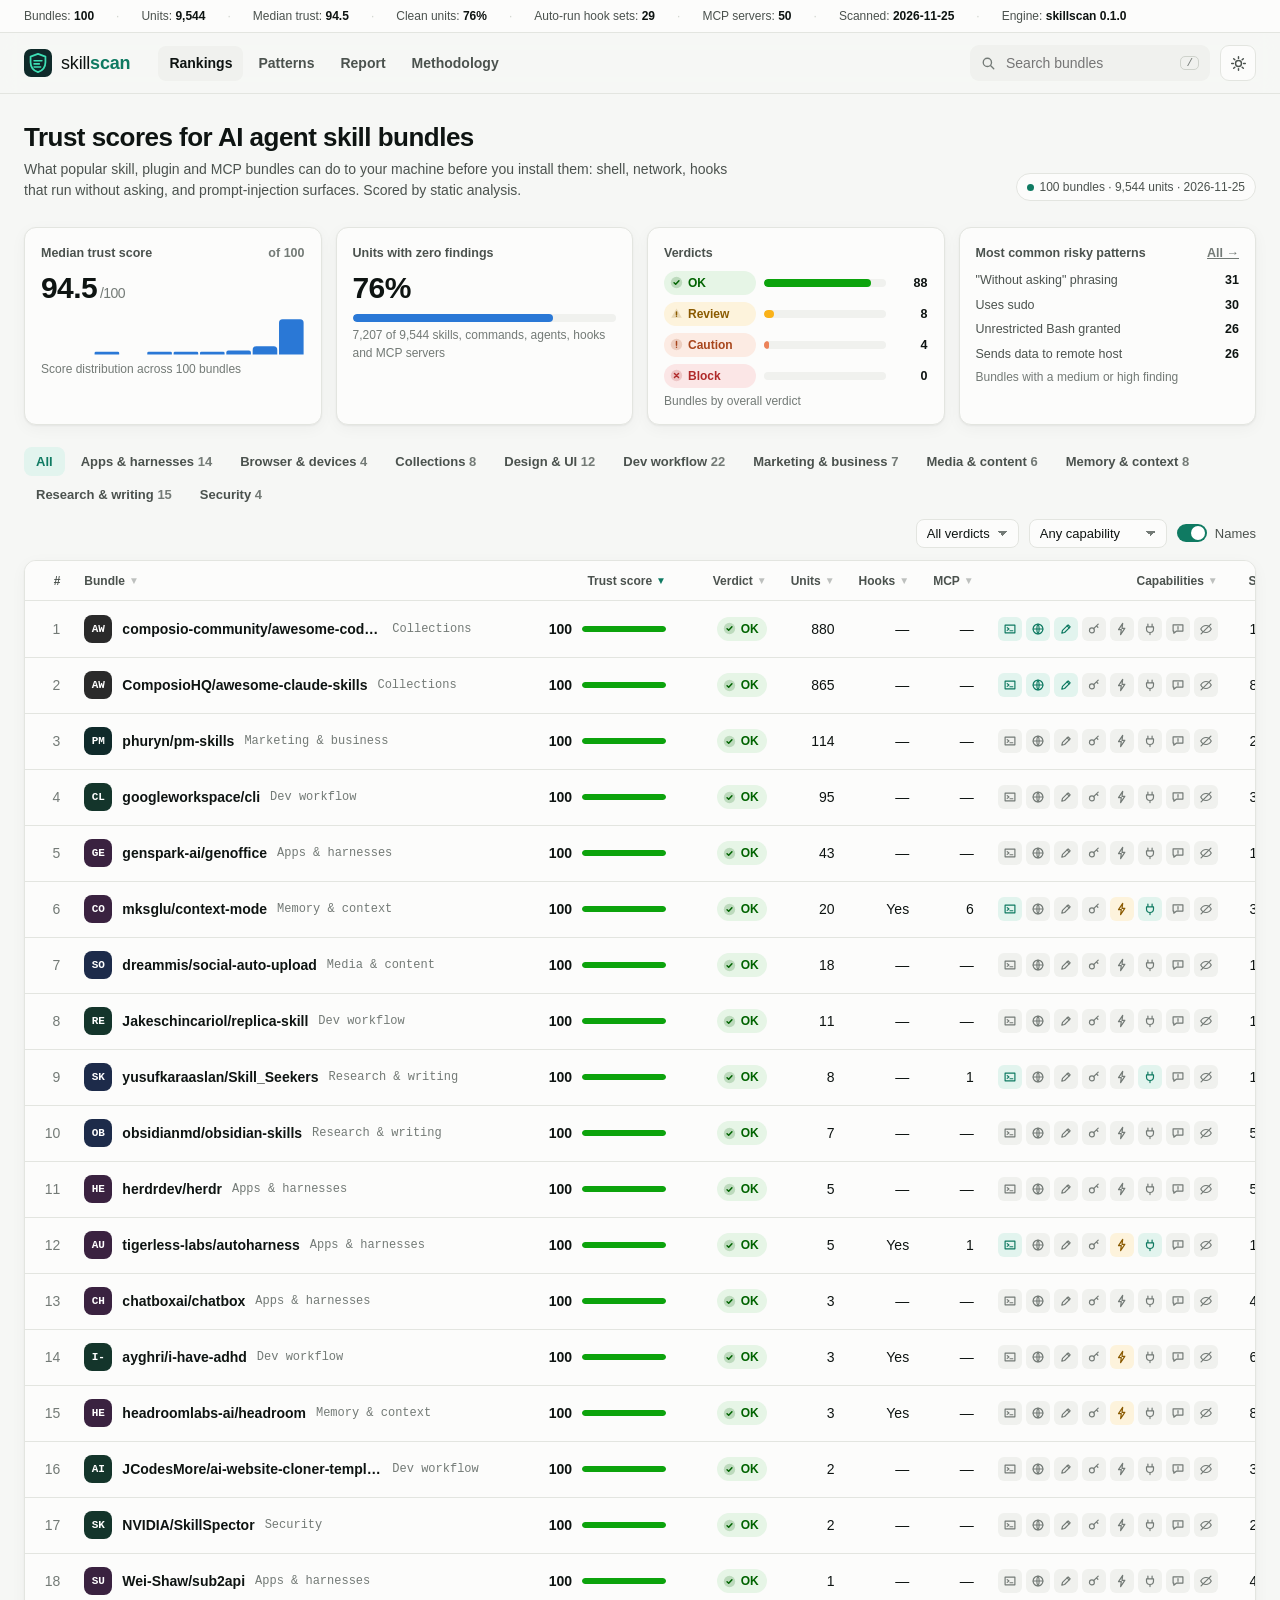
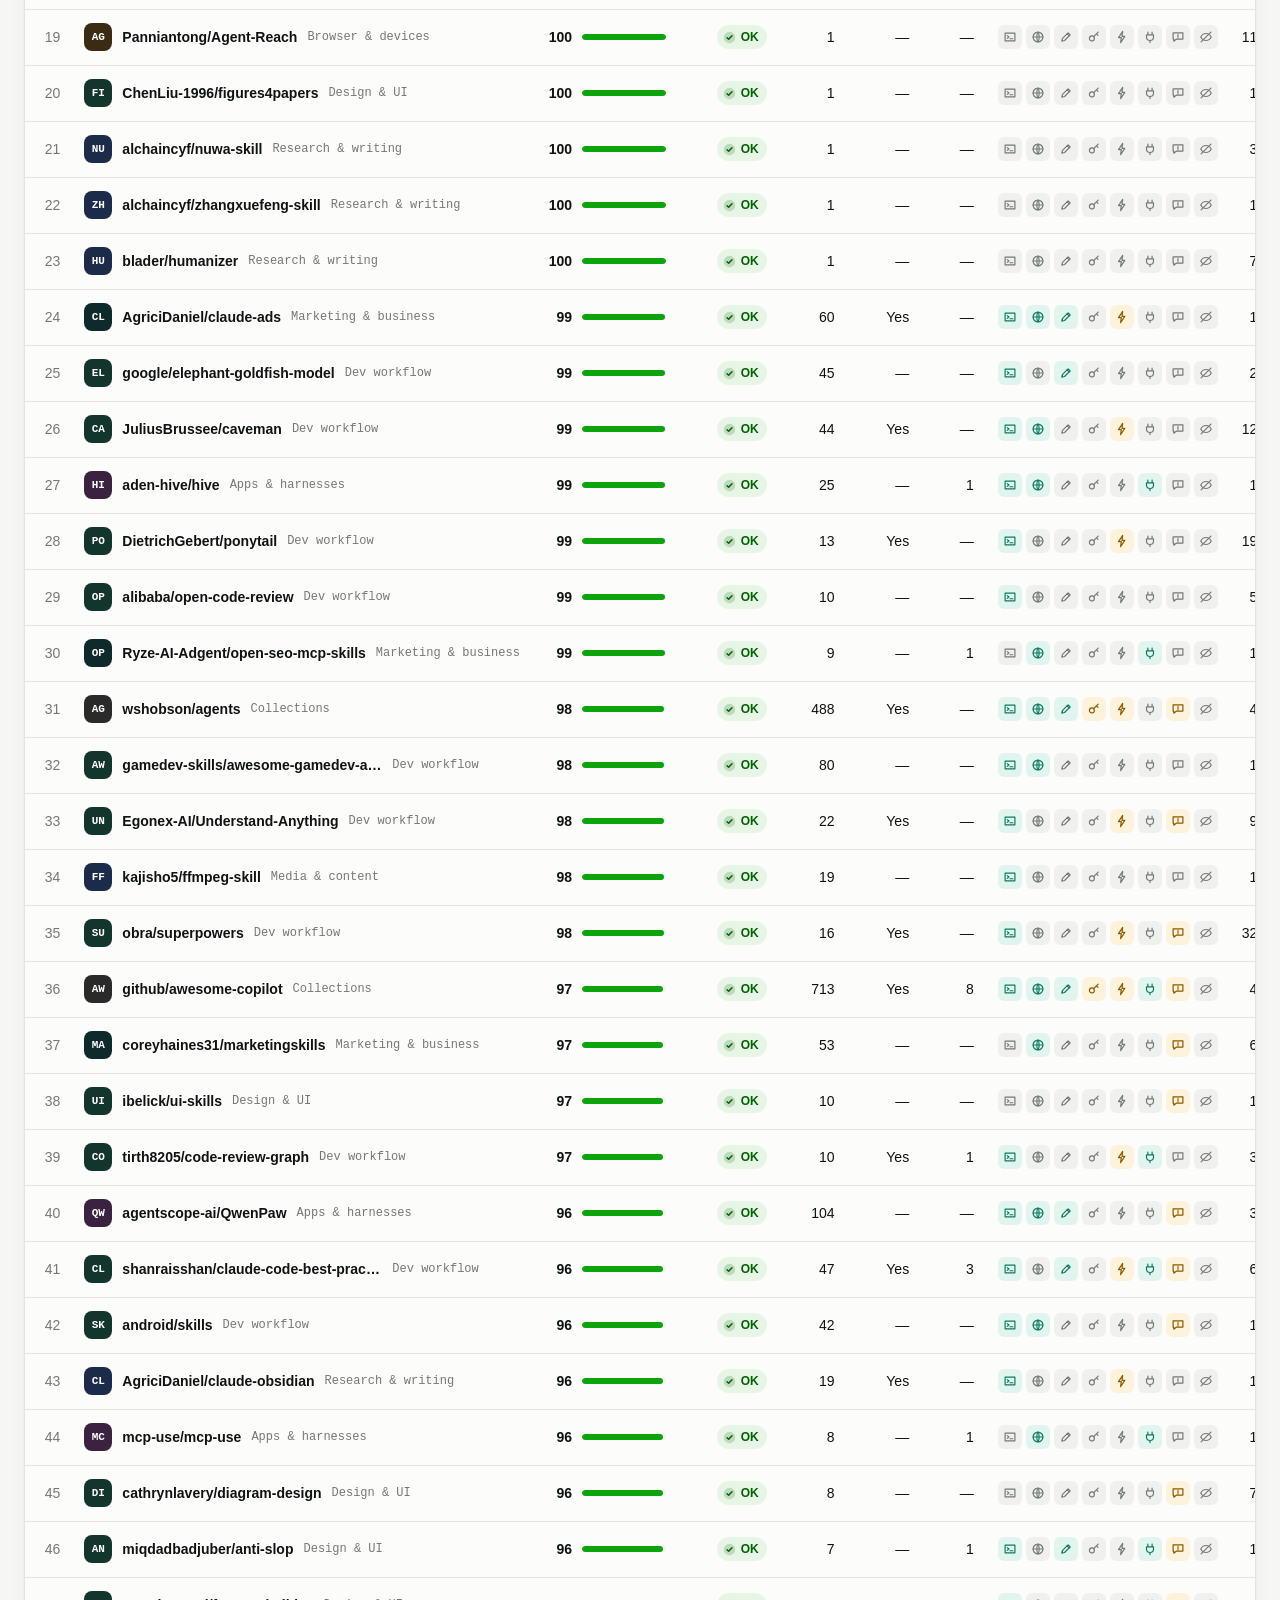
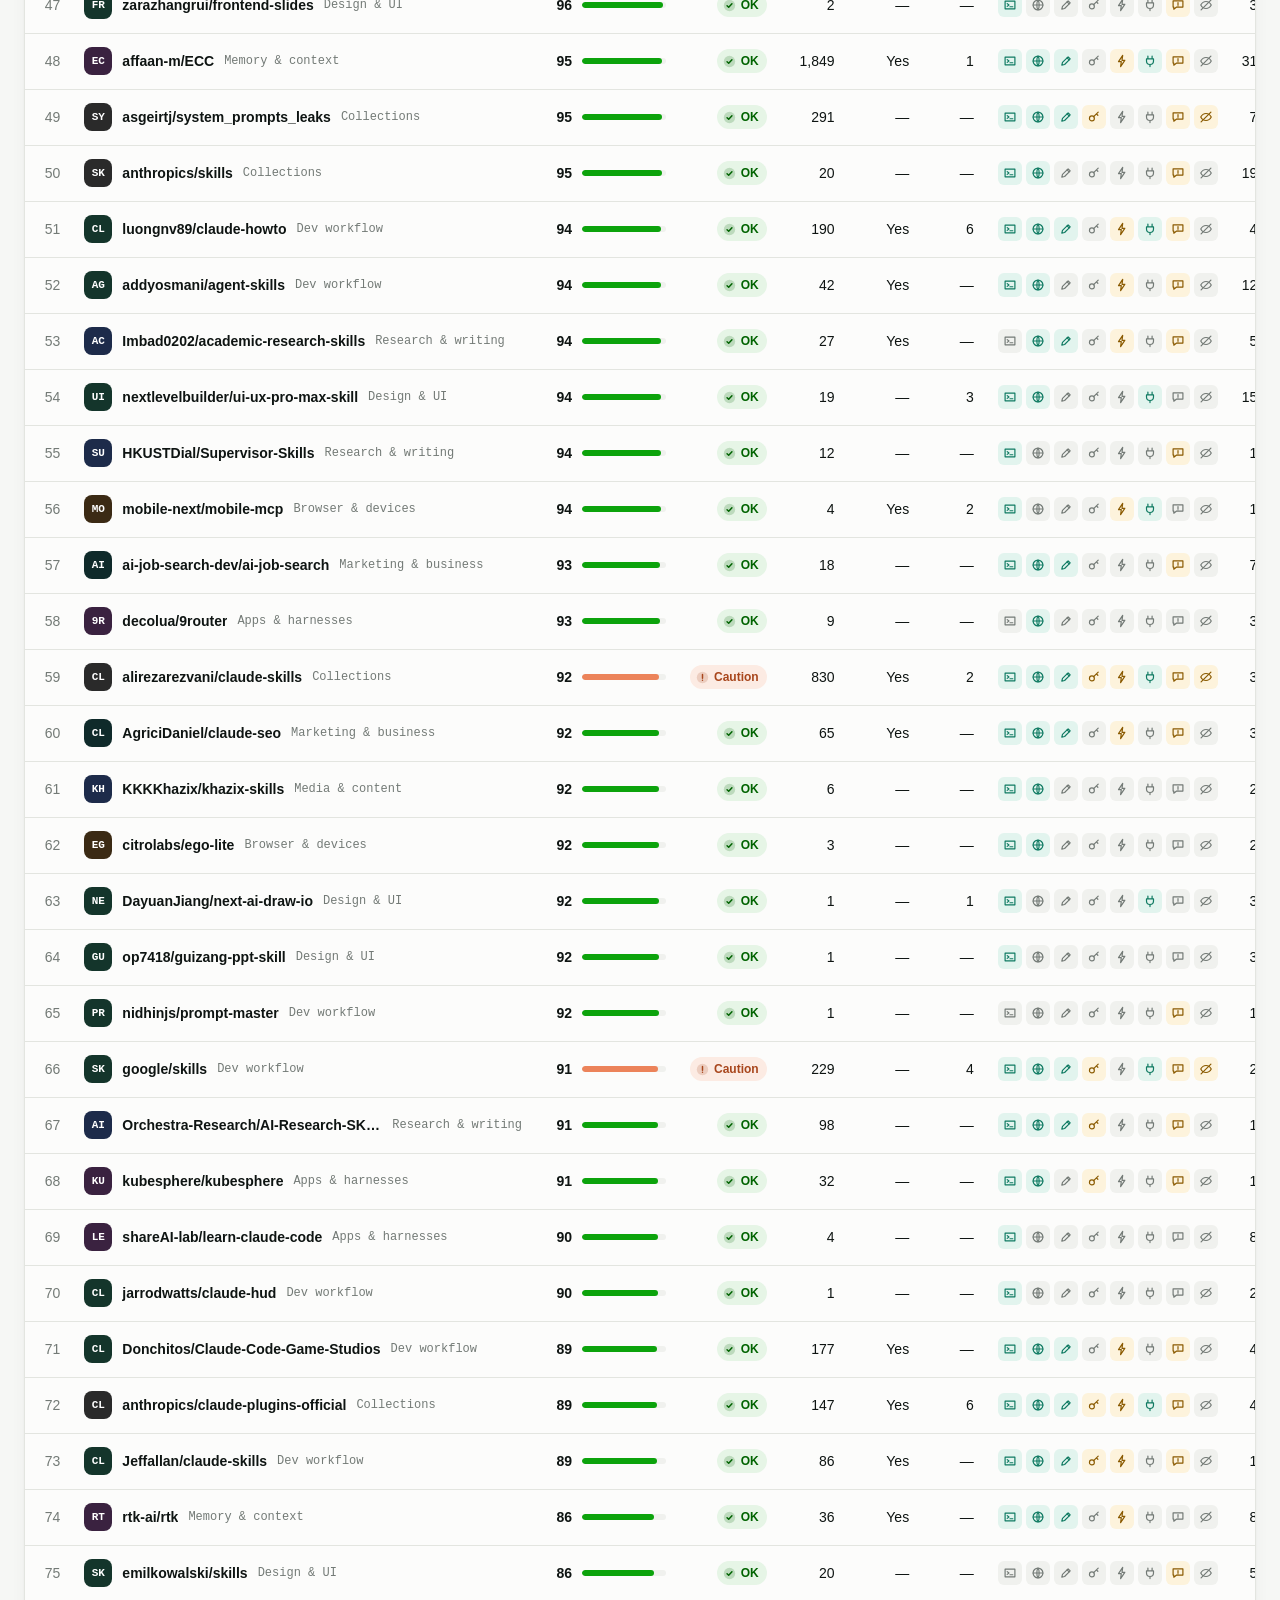
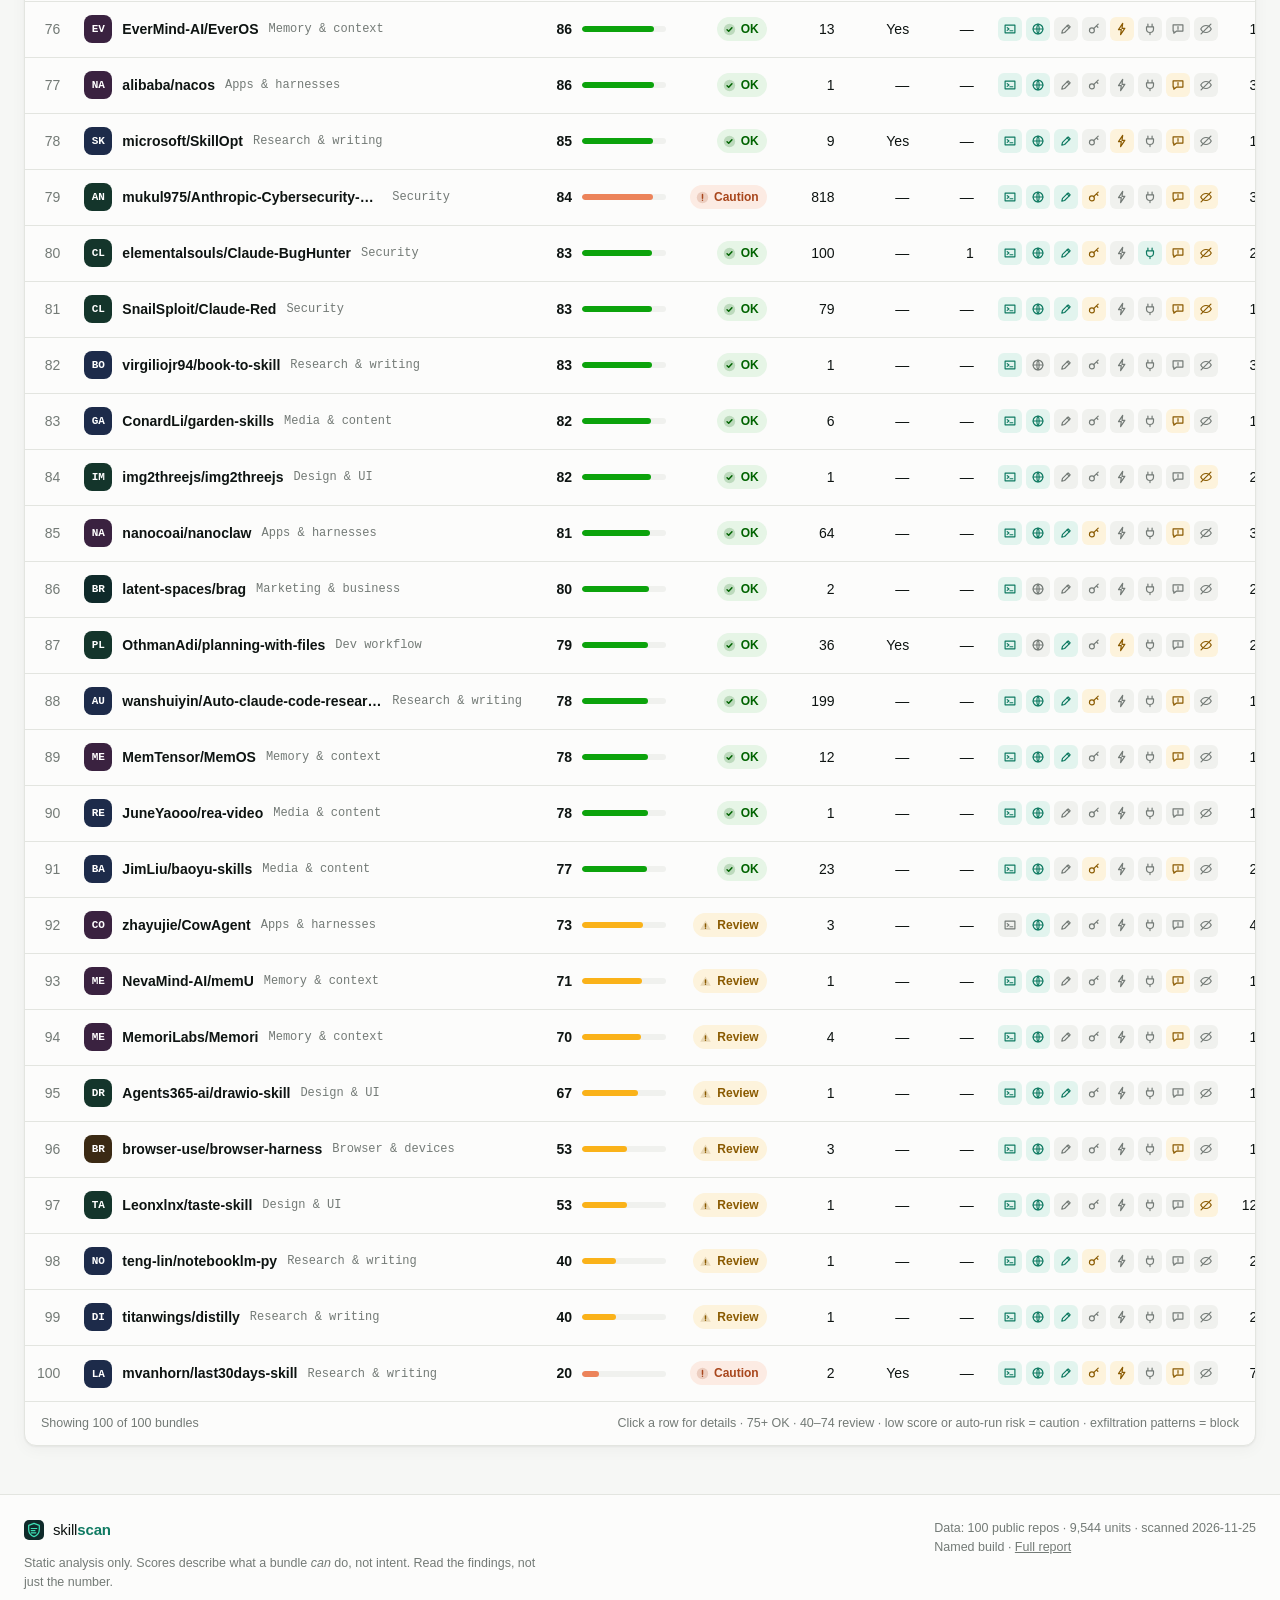
<file: site/index.html>
<!doctype html>
<html lang="en">
<head>
<meta charset="utf-8">
<meta name="viewport" content="width=device-width, initial-scale=1">
<title>skillscan · Trust scores for AI agent skills</title>
<meta name="description" content="Static trust scores for popular AI agent skill bundles, plugins and MCP servers: what they can do to your machine before you install them.">
<link rel="icon" href="assets/logo.svg" type="image/svg+xml">
<link rel="stylesheet" href="assets/style.css?v=10">
<script>
  // Apply saved theme before paint.
  try { const t = localStorage.getItem("ss-theme"); if (t) document.documentElement.dataset.theme = t; } catch (e) {}
</script>
</head>
<body>
<a class="skip" href="#main">Skip to content</a>

<div class="ticker" role="region" aria-label="Index summary">
  <div class="wrap ticker-row" id="ticker"></div>
</div>

<header class="topbar">
  <div class="wrap topbar-row">
    <a class="brand" href="#/" aria-label="skillscan home">
      <img src="assets/logo.svg" alt="" width="28" height="28">
      <span>skill<b>scan</b></span>
    </a>
    <nav class="nav" aria-label="Main">
      <a href="#/" data-nav="rankings">Rankings</a>
      <a href="#/patterns" data-nav="patterns">Patterns</a>
      <a href="report.html">Report</a>
      <a href="#/about" data-nav="about">Methodology</a>
    </nav>
    <div class="top-actions">
      <label class="search" aria-label="Search bundles">
        <svg viewBox="0 0 20 20" aria-hidden="true"><circle cx="8.5" cy="8.5" r="5.5"/><path d="M13 13l4 4"/></svg>
        <input id="q" type="search" placeholder="Search bundles" autocomplete="off">
        <kbd>/</kbd>
      </label>
      <button class="icon-btn" id="theme" type="button" aria-label="Toggle dark mode">
        <svg class="sun" viewBox="0 0 20 20" aria-hidden="true"><circle cx="10" cy="10" r="3.5"/><path d="M10 2v2M10 16v2M2 10h2M16 10h2M4.3 4.3l1.4 1.4M14.3 14.3l1.4 1.4M4.3 15.7l1.4-1.4M14.3 5.7l1.4-1.4"/></svg>
        <svg class="moon" viewBox="0 0 20 20" aria-hidden="true"><path d="M15.5 12.5A6.5 6.5 0 017.5 4.5a6.5 6.5 0 108 8z"/></svg>
      </button>
    </div>
  </div>
</header>

<main id="main" class="wrap" tabindex="-1">
  <noscript><p class="note">This page needs JavaScript to render the rankings. The full write-up is in <a href="report.html">the report</a>.</p></noscript>
  <div id="view"></div>
</main>

<footer class="footer">
  <div class="wrap footer-row">
    <div>
      <div class="brand small"><img src="assets/logo.svg" alt="" width="20" height="20"><span>skill<b>scan</b></span></div>
      <p class="muted">Static analysis only. Scores describe what a bundle <em>can</em> do, not intent. Read the findings, not just the number.</p>
    </div>
    <div class="muted" id="foot-meta"></div>
  </div>
</footer>

<div class="tooltip" id="tip" role="tooltip" hidden></div>

<script src="data/bundles.js?v=10"></script>
<script src="assets/app.js?v=10"></script>
</body>
</html>
</file>
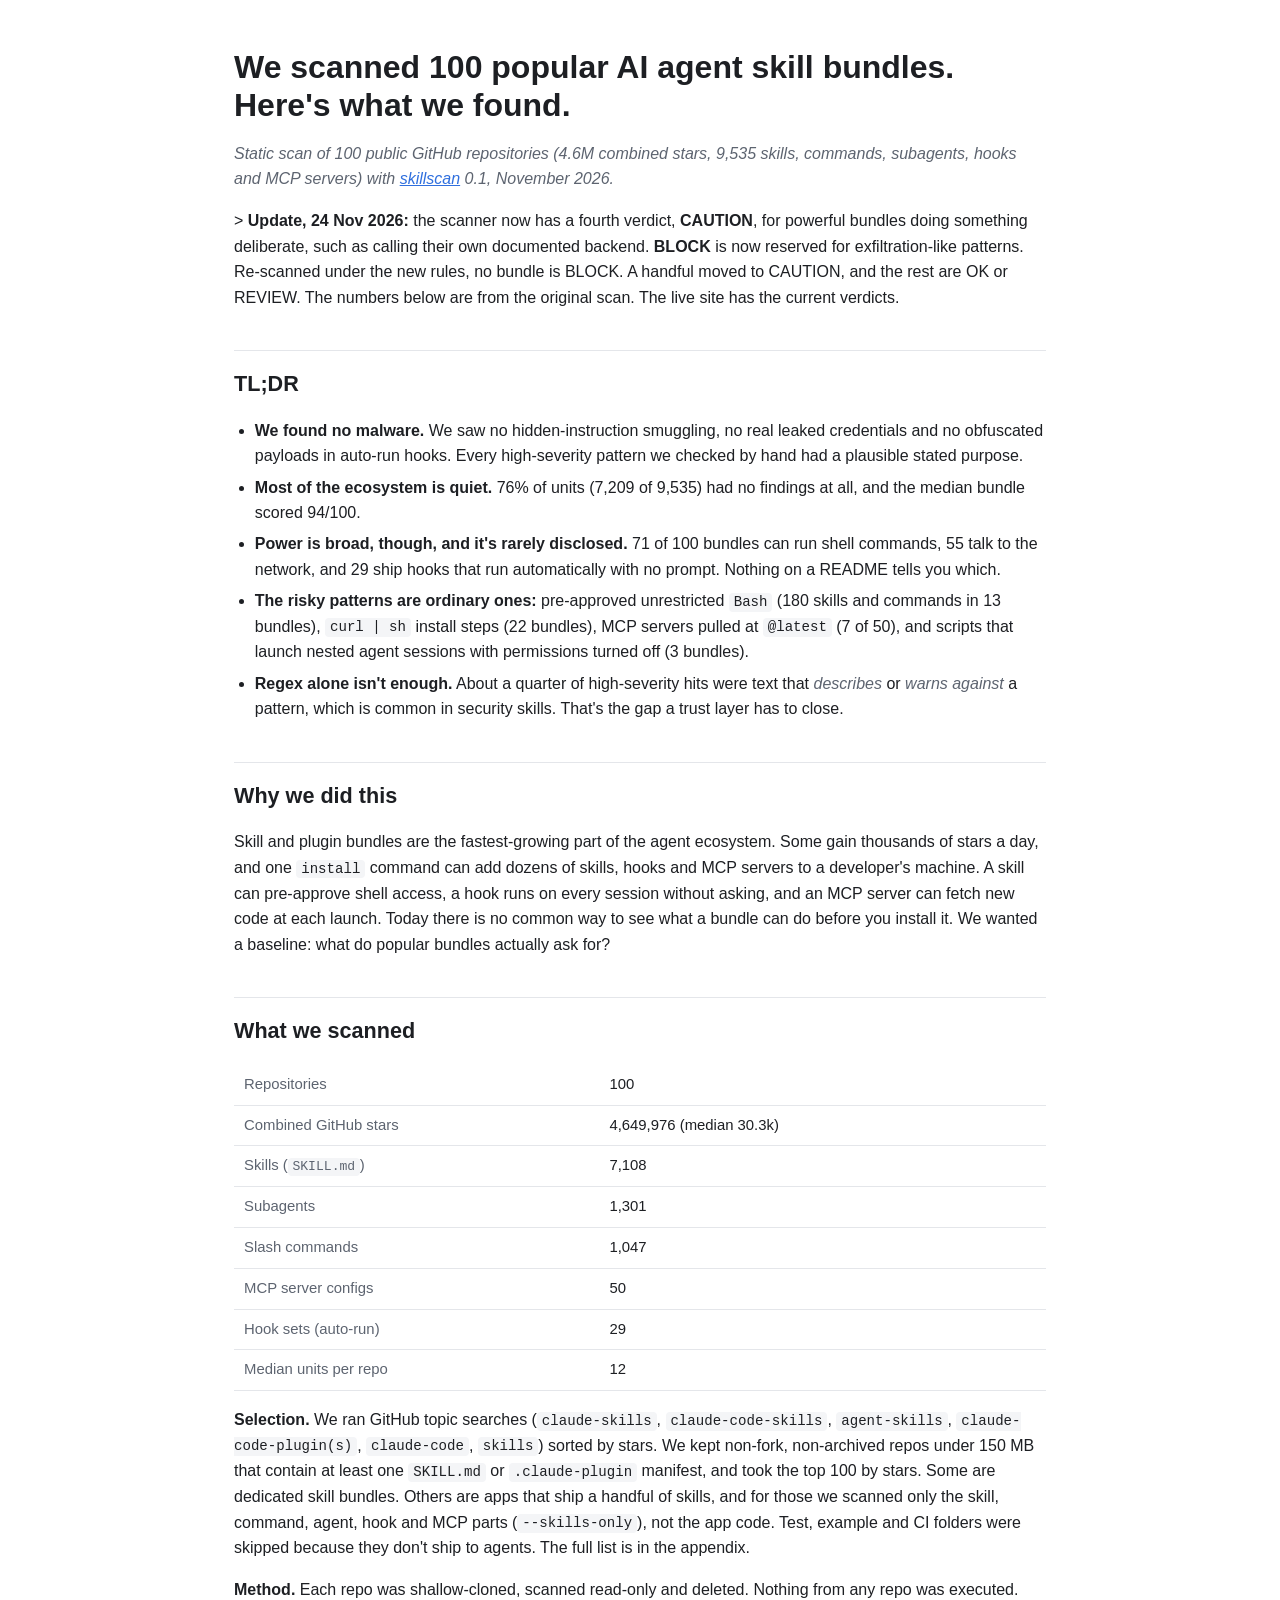
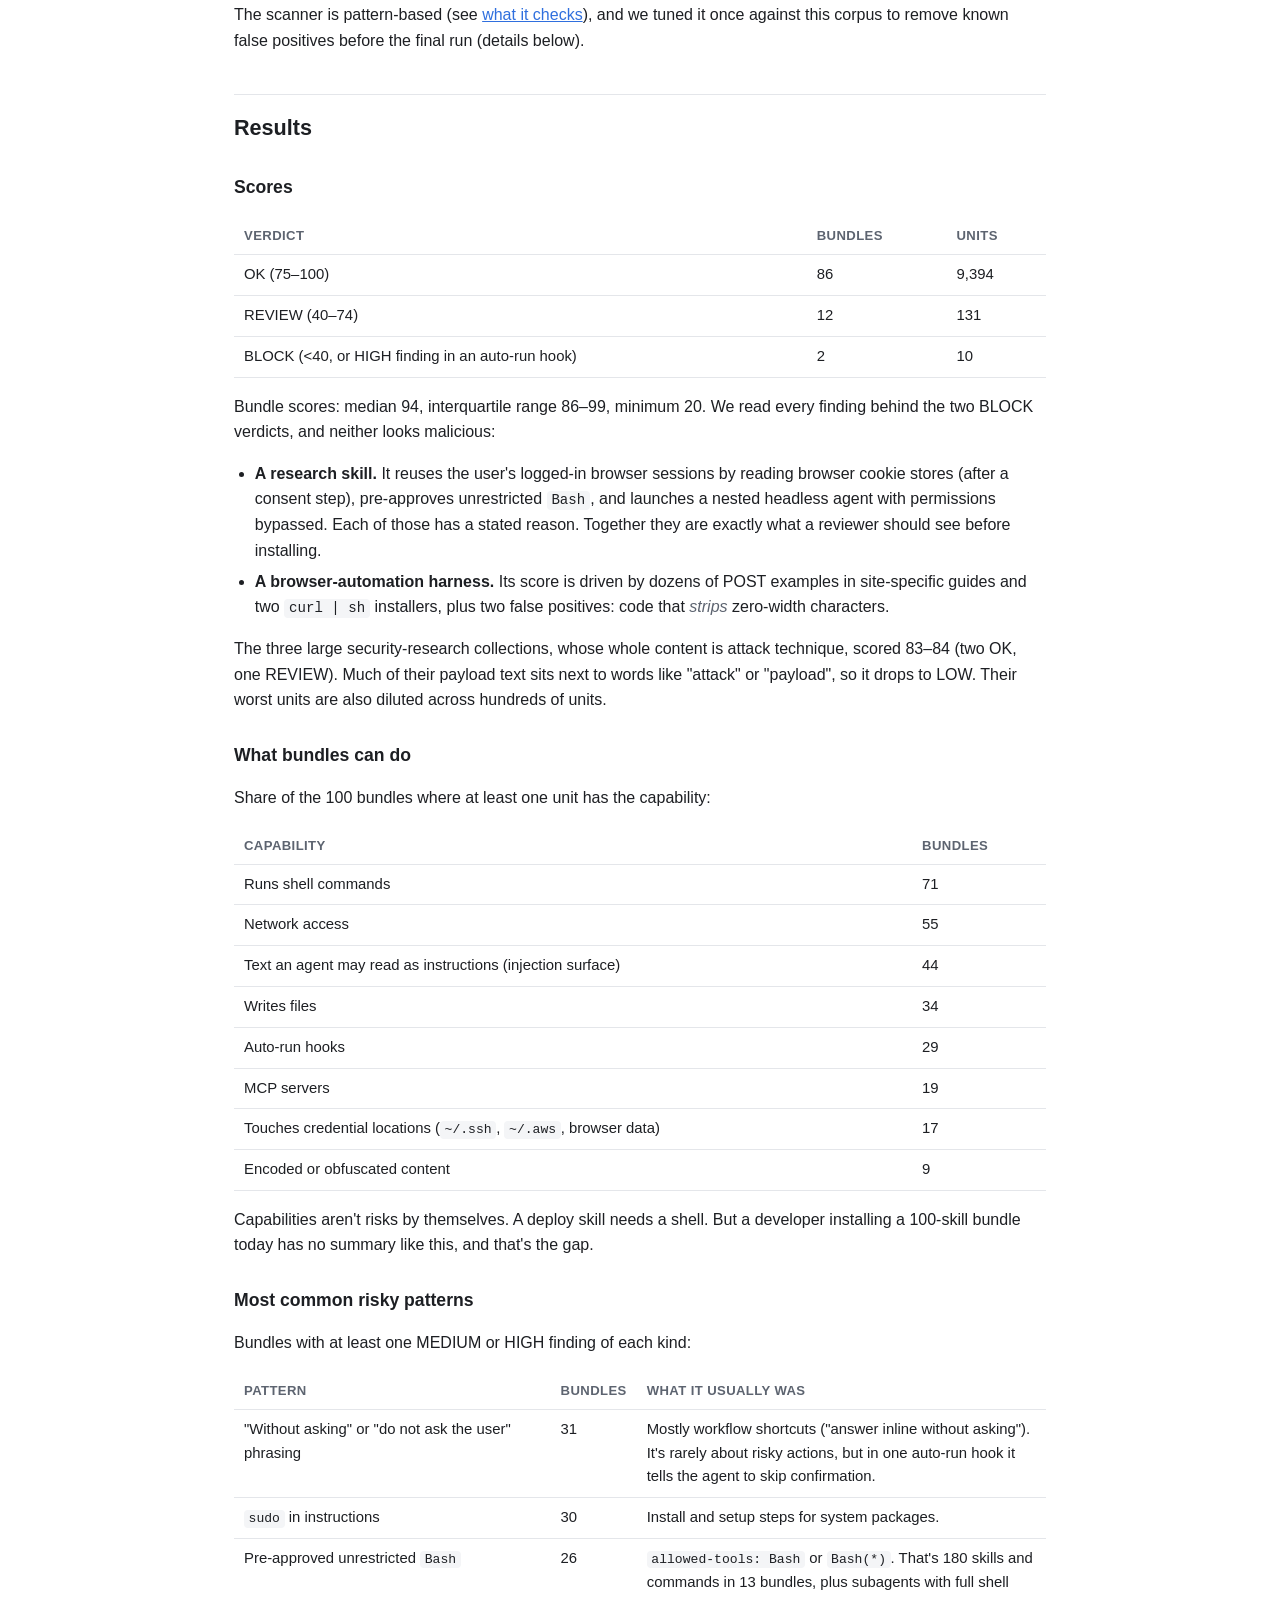
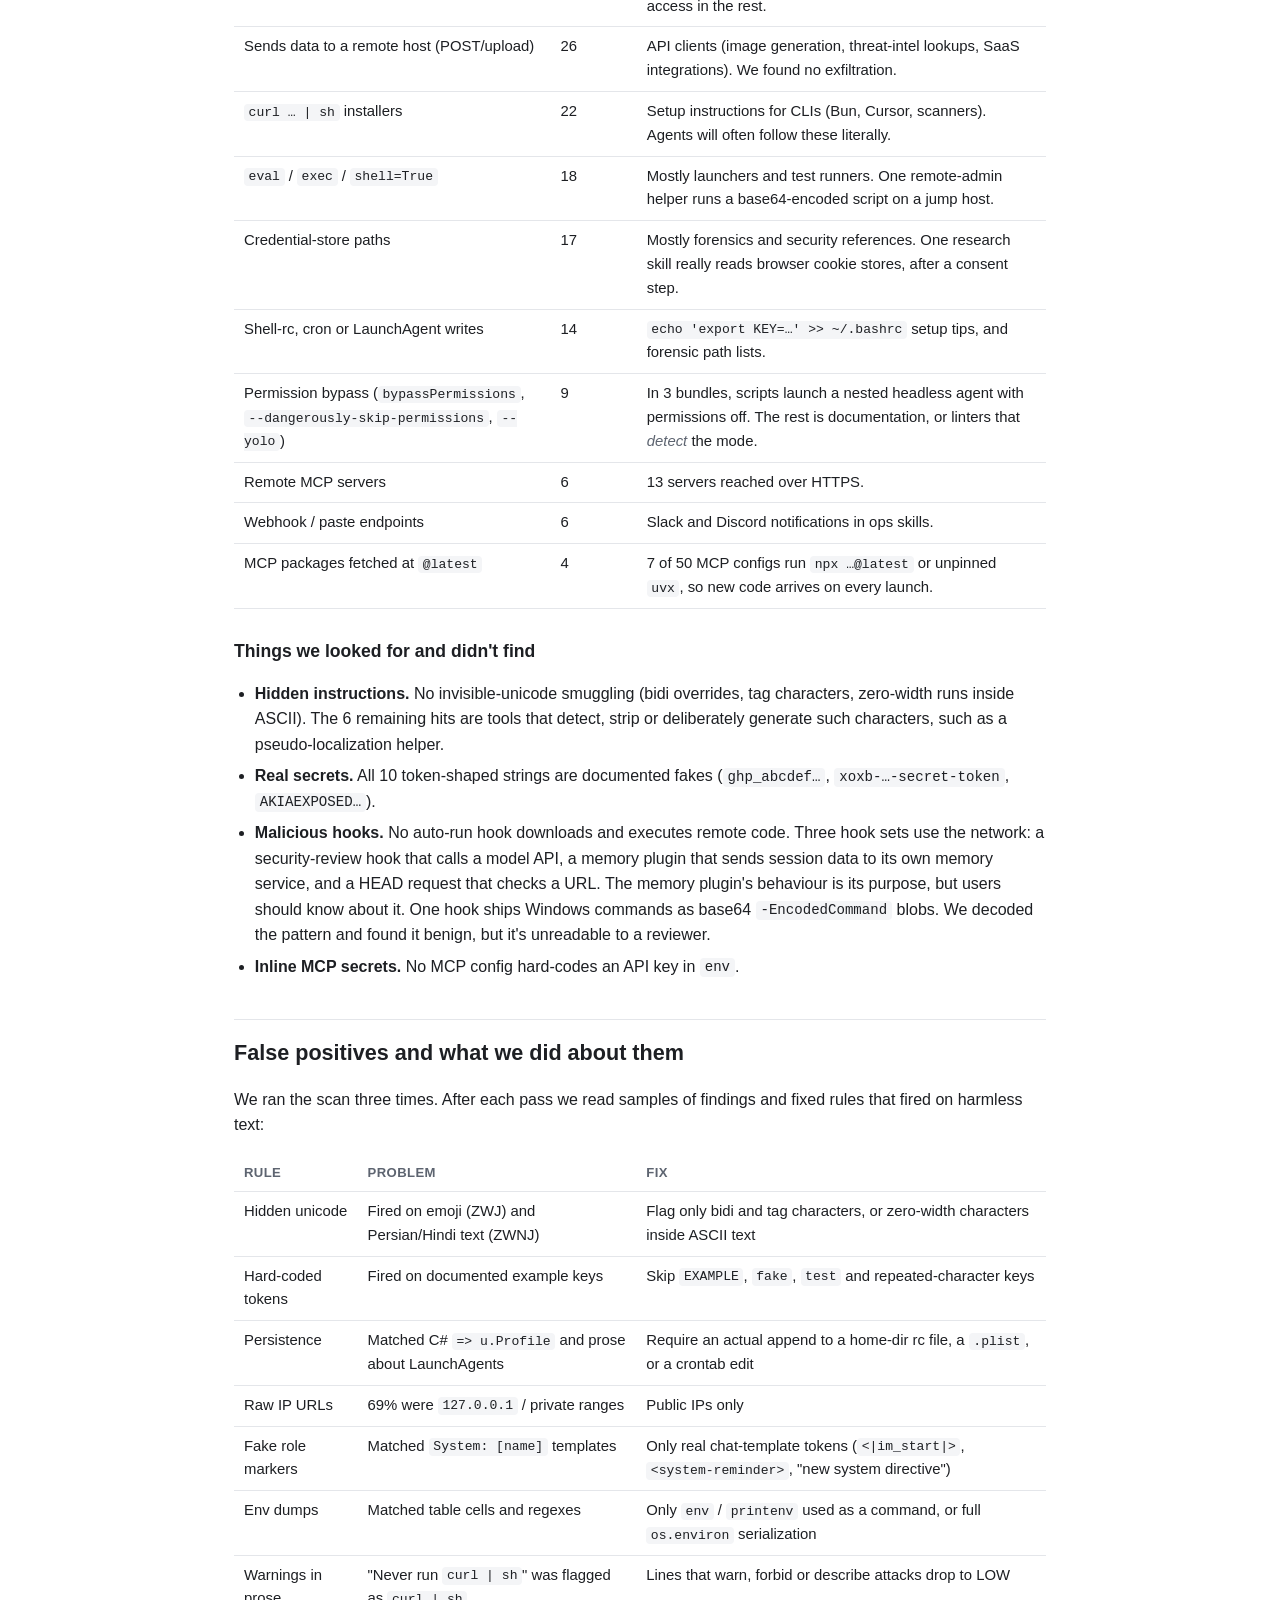
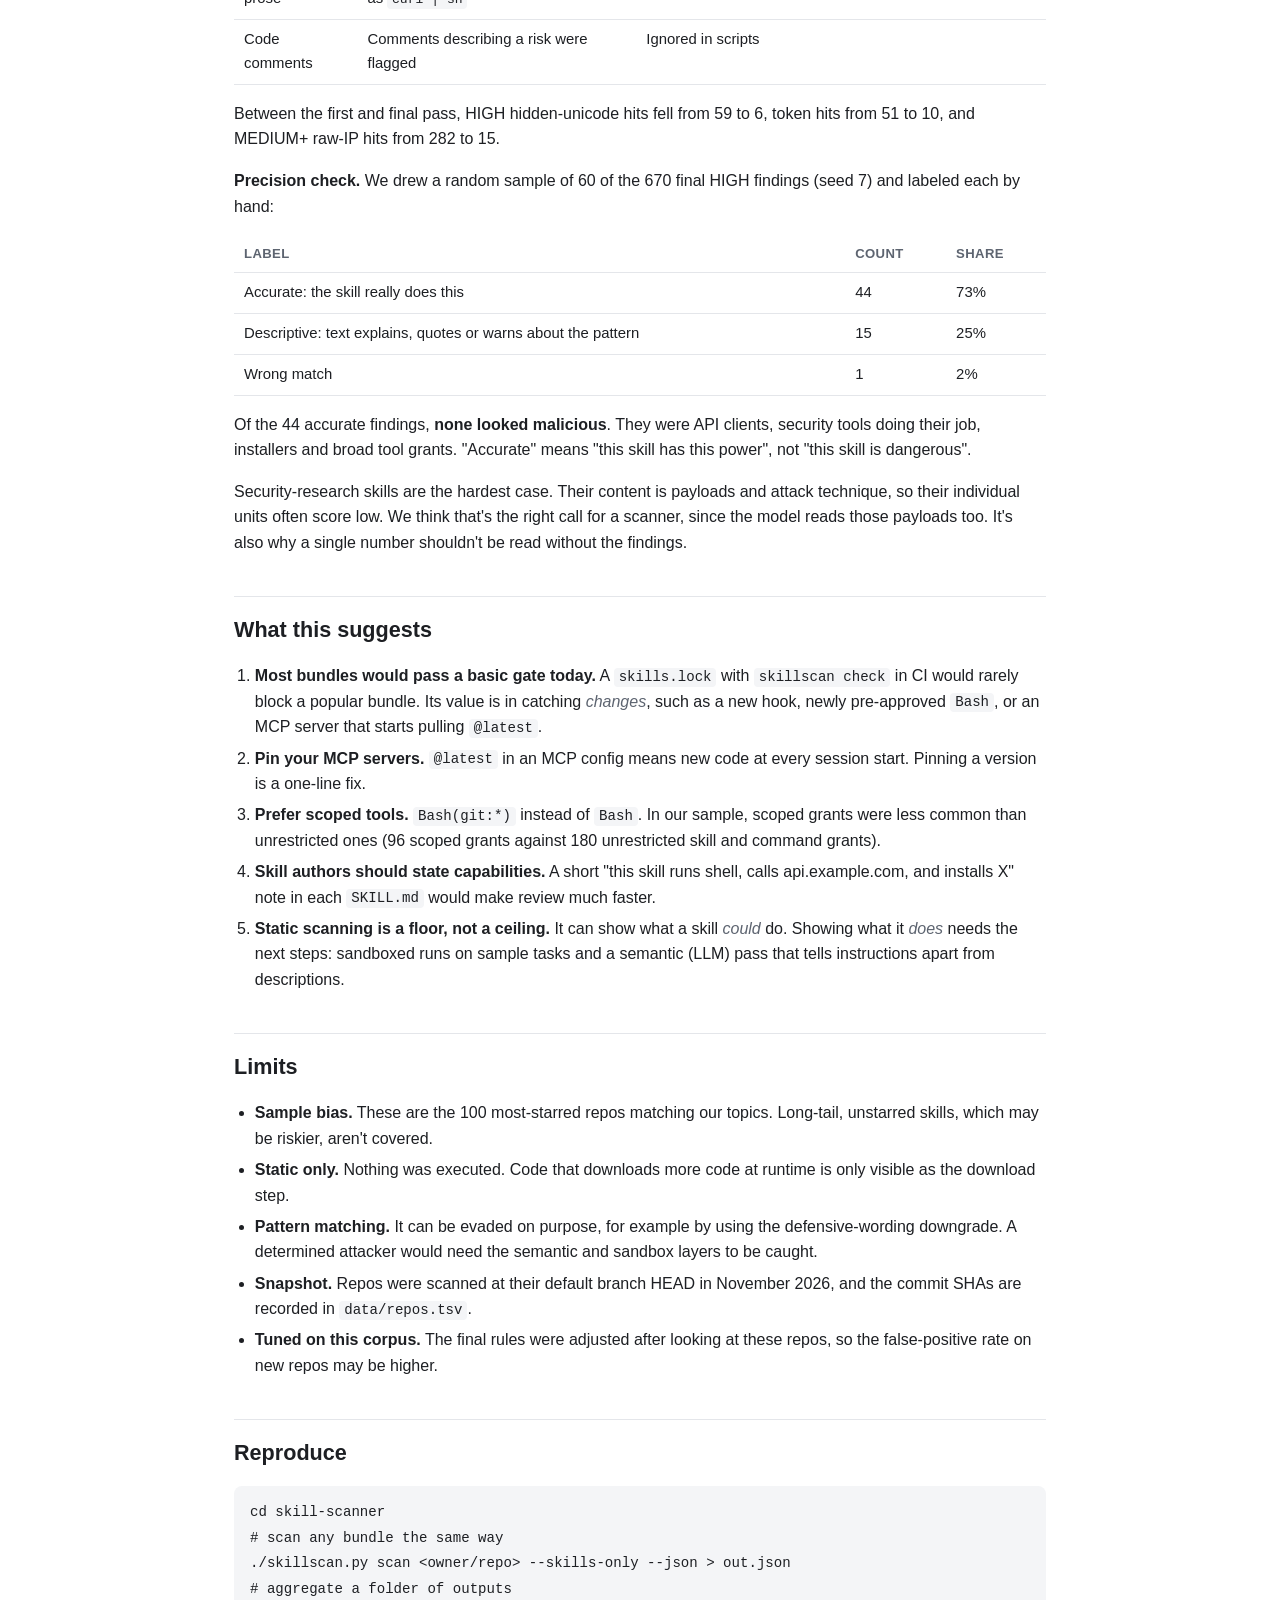
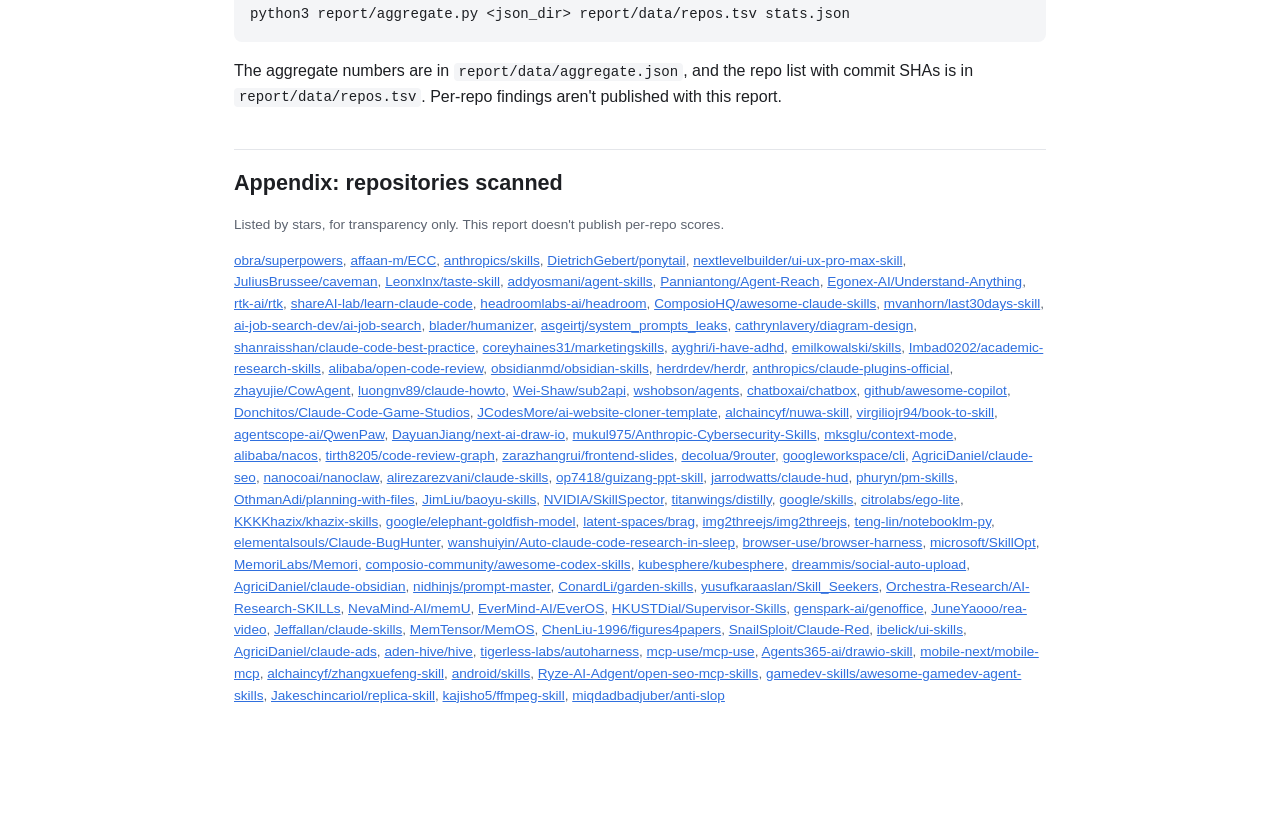
<file: report/REPORT.html>
<!doctype html>
<html lang="en"><head><meta charset="utf-8">
<meta name="viewport" content="width=device-width,initial-scale=1">
<title>We scanned 100 popular AI agent skill bundles. Here&#x27;s what we found.</title>
<style>
:root{--fg:#1d1f23;--muted:#5d6470;--bg:#fff;--line:#e4e6ea;--accent:#2f6fde;--code:#f4f5f7}
@media (prefers-color-scheme:dark){:root{--fg:#e6e8eb;--muted:#9aa1ac;--bg:#15171a;--line:#2b2f35;--accent:#7aa7ff;--code:#1f2227}}
*{box-sizing:border-box}
body{margin:0;background:var(--bg);color:var(--fg);font:16px/1.6 -apple-system,BlinkMacSystemFont,"Segoe UI",Inter,sans-serif}
main{max-width:860px;margin:0 auto;padding:48px 24px 96px}
h1{font-size:2rem;line-height:1.2;margin:0 0 .5rem}
h2{font-size:1.35rem;margin:2.5rem 0 .75rem;padding-top:1rem;border-top:1px solid var(--line)}
h3{font-size:1.1rem;margin:1.75rem 0 .5rem}
p,li{color:var(--fg)} em{color:var(--muted)}
a{color:var(--accent)}
code{font:0.88em ui-monospace,SFMono-Regular,Menlo,monospace;background:var(--code);padding:.1em .35em;border-radius:4px}
pre{background:var(--code);padding:14px 16px;border-radius:8px;overflow:auto} pre code{padding:0;background:none}
table{width:100%;border-collapse:collapse;margin:1rem 0;font-size:.93rem}
th,td{text-align:left;vertical-align:top;padding:8px 10px;border-bottom:1px solid var(--line)}
th{font-weight:600;color:var(--muted);font-size:.82rem;text-transform:uppercase;letter-spacing:.03em}
td:nth-child(2){font-variant-numeric:tabular-nums}
table.kv td:first-child{color:var(--muted);width:45%}
ul,ol{padding-left:1.3rem} li{margin:.35rem 0}
#appendix-repositories-scanned ~ p{font-size:.85rem;color:var(--muted)}
</style></head>
<body><main>
<h1 id="we-scanned-100-popular-ai-agent-skill-bundles-heres-what-we-found">We scanned 100 popular AI agent skill bundles. Here's what we found.</h1>
<p><em>Static scan of 100 public GitHub repositories (4.6M combined stars, 9,535 skills, commands, subagents, hooks and MCP servers) with <a href="../README.md">skillscan</a> 0.1, November 2026.</em></p>
<p>&gt; <strong>Update, 24 Nov 2026:</strong> the scanner now has a fourth verdict, <strong>CAUTION</strong>, for powerful bundles doing something deliberate, such as calling their own documented backend. <strong>BLOCK</strong> is now reserved for exfiltration-like patterns. Re-scanned under the new rules, no bundle is BLOCK. A handful moved to CAUTION, and the rest are OK or REVIEW. The numbers below are from the original scan. The live site has the current verdicts.</p>
<h2 id="tldr">TL;DR</h2>
<ul><li><strong>We found no malware.</strong> We saw no hidden-instruction smuggling, no real leaked credentials and no obfuscated payloads in auto-run hooks. Every high-severity pattern we checked by hand had a plausible stated purpose.</li><li><strong>Most of the ecosystem is quiet.</strong> 76% of units (7,209 of 9,535) had no findings at all, and the median bundle scored 94/100.</li><li><strong>Power is broad, though, and it's rarely disclosed.</strong> 71 of 100 bundles can run shell commands, 55 talk to the network, and 29 ship hooks that run automatically with no prompt. Nothing on a README tells you which.</li><li><strong>The risky patterns are ordinary ones:</strong> pre-approved unrestricted <code>Bash</code> (180 skills and commands in 13 bundles), <code>curl | sh</code> install steps (22 bundles), MCP servers pulled at <code>@latest</code> (7 of 50), and scripts that launch nested agent sessions with permissions turned off (3 bundles).</li><li><strong>Regex alone isn't enough.</strong> About a quarter of high-severity hits were text that <em>describes</em> or <em>warns against</em> a pattern, which is common in security skills. That's the gap a trust layer has to close.</li></ul>
<h2 id="why-we-did-this">Why we did this</h2>
<p>Skill and plugin bundles are the fastest-growing part of the agent ecosystem. Some gain thousands of stars a day, and one <code>install</code> command can add dozens of skills, hooks and MCP servers to a developer's machine. A skill can pre-approve shell access, a hook runs on every session without asking, and an MCP server can fetch new code at each launch. Today there is no common way to see what a bundle can do before you install it. We wanted a baseline: what do popular bundles actually ask for?</p>
<h2 id="what-we-scanned">What we scanned</h2>
<table class="kv"><tbody><tr><td>Repositories</td><td>100</td></tr><tr><td>Combined GitHub stars</td><td>4,649,976 (median 30.3k)</td></tr><tr><td>Skills (<code>SKILL.md</code>)</td><td>7,108</td></tr><tr><td>Subagents</td><td>1,301</td></tr><tr><td>Slash commands</td><td>1,047</td></tr><tr><td>MCP server configs</td><td>50</td></tr><tr><td>Hook sets (auto-run)</td><td>29</td></tr><tr><td>Median units per repo</td><td>12</td></tr></tbody></table>
<p><strong>Selection.</strong> We ran GitHub topic searches (<code>claude-skills</code>, <code>claude-code-skills</code>, <code>agent-skills</code>, <code>claude-code-plugin(s)</code>, <code>claude-code</code>, <code>skills</code>) sorted by stars. We kept non-fork, non-archived repos under 150 MB that contain at least one <code>SKILL.md</code> or <code>.claude-plugin</code> manifest, and took the top 100 by stars. Some are dedicated skill bundles. Others are apps that ship a handful of skills, and for those we scanned only the skill, command, agent, hook and MCP parts (<code>--skills-only</code>), not the app code. Test, example and CI folders were skipped because they don't ship to agents. The full list is in the appendix.</p>
<p><strong>Method.</strong> Each repo was shallow-cloned, scanned read-only and deleted. Nothing from any repo was executed. The scanner is pattern-based (see <a href="../README.md#what-it-checks">what it checks</a>), and we tuned it once against this corpus to remove known false positives before the final run (details below).</p>
<h2 id="results">Results</h2>
<h3 id="scores">Scores</h3>
<table><thead><tr><th>Verdict</th><th>Bundles</th><th>Units</th></tr></thead><tbody><tr><td>OK (75–100)</td><td>86</td><td>9,394</td></tr><tr><td>REVIEW (40–74)</td><td>12</td><td>131</td></tr><tr><td>BLOCK (&lt;40, or HIGH finding in an auto-run hook)</td><td>2</td><td>10</td></tr></tbody></table>
<p>Bundle scores: median 94, interquartile range 86–99, minimum 20. We read every finding behind the two BLOCK verdicts, and neither looks malicious:</p>
<ul><li><strong>A research skill.</strong> It reuses the user's logged-in browser sessions by reading browser cookie stores (after a consent step), pre-approves unrestricted <code>Bash</code>, and launches a nested headless agent with permissions bypassed. Each of those has a stated reason. Together they are exactly what a reviewer should see before installing.</li><li><strong>A browser-automation harness.</strong> Its score is driven by dozens of POST examples in site-specific guides and two <code>curl | sh</code> installers, plus two false positives: code that <em>strips</em> zero-width characters.</li></ul>
<p>The three large security-research collections, whose whole content is attack technique, scored 83–84 (two OK, one REVIEW). Much of their payload text sits next to words like "attack" or "payload", so it drops to LOW. Their worst units are also diluted across hundreds of units.</p>
<h3 id="what-bundles-can-do">What bundles can do</h3>
<p>Share of the 100 bundles where at least one unit has the capability:</p>
<table><thead><tr><th>Capability</th><th>Bundles</th></tr></thead><tbody><tr><td>Runs shell commands</td><td>71</td></tr><tr><td>Network access</td><td>55</td></tr><tr><td>Text an agent may read as instructions (injection surface)</td><td>44</td></tr><tr><td>Writes files</td><td>34</td></tr><tr><td>Auto-run hooks</td><td>29</td></tr><tr><td>MCP servers</td><td>19</td></tr><tr><td>Touches credential locations (<code>~/.ssh</code>, <code>~/.aws</code>, browser data)</td><td>17</td></tr><tr><td>Encoded or obfuscated content</td><td>9</td></tr></tbody></table>
<p>Capabilities aren't risks by themselves. A deploy skill needs a shell. But a developer installing a 100-skill bundle today has no summary like this, and that's the gap.</p>
<h3 id="most-common-risky-patterns">Most common risky patterns</h3>
<p>Bundles with at least one MEDIUM or HIGH finding of each kind:</p>
<table><thead><tr><th>Pattern</th><th>Bundles</th><th>What it usually was</th></tr></thead><tbody><tr><td>"Without asking" or "do not ask the user" phrasing</td><td>31</td><td>Mostly workflow shortcuts ("answer inline without asking"). It's rarely about risky actions, but in one auto-run hook it tells the agent to skip confirmation.</td></tr><tr><td><code>sudo</code> in instructions</td><td>30</td><td>Install and setup steps for system packages.</td></tr><tr><td>Pre-approved unrestricted <code>Bash</code></td><td>26</td><td><code>allowed-tools: Bash</code> or <code>Bash(*)</code>. That's 180 skills and commands in 13 bundles, plus subagents with full shell access in the rest.</td></tr><tr><td>Sends data to a remote host (POST/upload)</td><td>26</td><td>API clients (image generation, threat-intel lookups, SaaS integrations). We found no exfiltration.</td></tr><tr><td><code>curl … | sh</code> installers</td><td>22</td><td>Setup instructions for CLIs (Bun, Cursor, scanners). Agents will often follow these literally.</td></tr><tr><td><code>eval</code> / <code>exec</code> / <code>shell=True</code></td><td>18</td><td>Mostly launchers and test runners. One remote-admin helper runs a base64-encoded script on a jump host.</td></tr><tr><td>Credential-store paths</td><td>17</td><td>Mostly forensics and security references. One research skill really reads browser cookie stores, after a consent step.</td></tr><tr><td>Shell-rc, cron or LaunchAgent writes</td><td>14</td><td><code>echo &#x27;export KEY=…&#x27; &gt;&gt; ~/.bashrc</code> setup tips, and forensic path lists.</td></tr><tr><td>Permission bypass (<code>bypassPermissions</code>, <code>--dangerously-skip-permissions</code>, <code>--yolo</code>)</td><td>9</td><td>In 3 bundles, scripts launch a nested headless agent with permissions off. The rest is documentation, or linters that <em>detect</em> the mode.</td></tr><tr><td>Remote MCP servers</td><td>6</td><td>13 servers reached over HTTPS.</td></tr><tr><td>Webhook / paste endpoints</td><td>6</td><td>Slack and Discord notifications in ops skills.</td></tr><tr><td>MCP packages fetched at <code>@latest</code></td><td>4</td><td>7 of 50 MCP configs run <code>npx …@latest</code> or unpinned <code>uvx</code>, so new code arrives on every launch.</td></tr></tbody></table>
<h3 id="things-we-looked-for-and-didnt-find">Things we looked for and didn't find</h3>
<ul><li><strong>Hidden instructions.</strong> No invisible-unicode smuggling (bidi overrides, tag characters, zero-width runs inside ASCII). The 6 remaining hits are tools that detect, strip or deliberately generate such characters, such as a pseudo-localization helper.</li><li><strong>Real secrets.</strong> All 10 token-shaped strings are documented fakes (<code>ghp_abcdef…</code>, <code>xoxb-…-secret-token</code>, <code>AKIAEXPOSED…</code>).</li><li><strong>Malicious hooks.</strong> No auto-run hook downloads and executes remote code. Three hook sets use the network: a security-review hook that calls a model API, a memory plugin that sends session data to its own memory service, and a HEAD request that checks a URL. The memory plugin's behaviour is its purpose, but users should know about it. One hook ships Windows commands as base64 <code>-EncodedCommand</code> blobs. We decoded the pattern and found it benign, but it's unreadable to a reviewer.</li><li><strong>Inline MCP secrets.</strong> No MCP config hard-codes an API key in <code>env</code>.</li></ul>
<h2 id="false-positives-and-what-we-did-about-them">False positives and what we did about them</h2>
<p>We ran the scan three times. After each pass we read samples of findings and fixed rules that fired on harmless text:</p>
<table><thead><tr><th>Rule</th><th>Problem</th><th>Fix</th></tr></thead><tbody><tr><td>Hidden unicode</td><td>Fired on emoji (ZWJ) and Persian/Hindi text (ZWNJ)</td><td>Flag only bidi and tag characters, or zero-width characters inside ASCII text</td></tr><tr><td>Hard-coded tokens</td><td>Fired on documented example keys</td><td>Skip <code>EXAMPLE</code>, <code>fake</code>, <code>test</code> and repeated-character keys</td></tr><tr><td>Persistence</td><td>Matched C# <code>=&gt; u.Profile</code> and prose about LaunchAgents</td><td>Require an actual append to a home-dir rc file, a <code>.plist</code>, or a crontab edit</td></tr><tr><td>Raw IP URLs</td><td>69% were <code>127.0.0.1</code> / private ranges</td><td>Public IPs only</td></tr><tr><td>Fake role markers</td><td>Matched <code>System: [name]</code> templates</td><td>Only real chat-template tokens (<code>&lt;|im_start|&gt;</code>, <code>&lt;system-reminder&gt;</code>, "new system directive")</td></tr><tr><td>Env dumps</td><td>Matched table cells and regexes</td><td>Only <code>env</code> / <code>printenv</code> used as a command, or full <code>os.environ</code> serialization</td></tr><tr><td>Warnings in prose</td><td>"Never run <code>curl | sh</code>" was flagged as <code>curl | sh</code></td><td>Lines that warn, forbid or describe attacks drop to LOW</td></tr><tr><td>Code comments</td><td>Comments describing a risk were flagged</td><td>Ignored in scripts</td></tr></tbody></table>
<p>Between the first and final pass, HIGH hidden-unicode hits fell from 59 to 6, token hits from 51 to 10, and MEDIUM+ raw-IP hits from 282 to 15.</p>
<p><strong>Precision check.</strong> We drew a random sample of 60 of the 670 final HIGH findings (seed 7) and labeled each by hand:</p>
<table><thead><tr><th>Label</th><th>Count</th><th>Share</th></tr></thead><tbody><tr><td>Accurate: the skill really does this</td><td>44</td><td>73%</td></tr><tr><td>Descriptive: text explains, quotes or warns about the pattern</td><td>15</td><td>25%</td></tr><tr><td>Wrong match</td><td>1</td><td>2%</td></tr></tbody></table>
<p>Of the 44 accurate findings, <strong>none looked malicious</strong>. They were API clients, security tools doing their job, installers and broad tool grants. "Accurate" means "this skill has this power", not "this skill is dangerous".</p>
<p>Security-research skills are the hardest case. Their content is payloads and attack technique, so their individual units often score low. We think that's the right call for a scanner, since the model reads those payloads too. It's also why a single number shouldn't be read without the findings.</p>
<h2 id="what-this-suggests">What this suggests</h2>
<ol><li><strong>Most bundles would pass a basic gate today.</strong> A <code>skills.lock</code> with <code>skillscan check</code> in CI would rarely block a popular bundle. Its value is in catching <em>changes</em>, such as a new hook, newly pre-approved <code>Bash</code>, or an MCP server that starts pulling <code>@latest</code>.</li><li><strong>Pin your MCP servers.</strong> <code>@latest</code> in an MCP config means new code at every session start. Pinning a version is a one-line fix.</li><li><strong>Prefer scoped tools.</strong> <code>Bash(git:*)</code> instead of <code>Bash</code>. In our sample, scoped grants were less common than unrestricted ones (96 scoped grants against 180 unrestricted skill and command grants).</li><li><strong>Skill authors should state capabilities.</strong> A short "this skill runs shell, calls api.example.com, and installs X" note in each <code>SKILL.md</code> would make review much faster.</li><li><strong>Static scanning is a floor, not a ceiling.</strong> It can show what a skill <em>could</em> do. Showing what it <em>does</em> needs the next steps: sandboxed runs on sample tasks and a semantic (LLM) pass that tells instructions apart from descriptions.</li></ol>
<h2 id="limits">Limits</h2>
<ul><li><strong>Sample bias.</strong> These are the 100 most-starred repos matching our topics. Long-tail, unstarred skills, which may be riskier, aren't covered.</li><li><strong>Static only.</strong> Nothing was executed. Code that downloads more code at runtime is only visible as the download step.</li><li><strong>Pattern matching.</strong> It can be evaded on purpose, for example by using the defensive-wording downgrade. A determined attacker would need the semantic and sandbox layers to be caught.</li><li><strong>Snapshot.</strong> Repos were scanned at their default branch HEAD in November 2026, and the commit SHAs are recorded in <code>data/repos.tsv</code>.</li><li><strong>Tuned on this corpus.</strong> The final rules were adjusted after looking at these repos, so the false-positive rate on new repos may be higher.</li></ul>
<h2 id="reproduce">Reproduce</h2>
<pre><code>cd skill-scanner
# scan any bundle the same way
./skillscan.py scan &lt;owner/repo&gt; --skills-only --json &gt; out.json
# aggregate a folder of outputs
python3 report/aggregate.py &lt;json_dir&gt; report/data/repos.tsv stats.json</code></pre>
<p>The aggregate numbers are in <code>report/data/aggregate.json</code>, and the repo list with commit SHAs is in <code>report/data/repos.tsv</code>. Per-repo findings aren't published with this report.</p>
<h2 id="appendix-repositories-scanned">Appendix: repositories scanned</h2>
<p>Listed by stars, for transparency only. This report doesn't publish per-repo scores.</p>
<p><a href="https://github.com/obra/superpowers">obra/superpowers</a>, <a href="https://github.com/affaan-m/ECC">affaan-m/ECC</a>, <a href="https://github.com/anthropics/skills">anthropics/skills</a>, <a href="https://github.com/DietrichGebert/ponytail">DietrichGebert/ponytail</a>, <a href="https://github.com/nextlevelbuilder/ui-ux-pro-max-skill">nextlevelbuilder/ui-ux-pro-max-skill</a>, <a href="https://github.com/JuliusBrussee/caveman">JuliusBrussee/caveman</a>, <a href="https://github.com/Leonxlnx/taste-skill">Leonxlnx/taste-skill</a>, <a href="https://github.com/addyosmani/agent-skills">addyosmani/agent-skills</a>, <a href="https://github.com/Panniantong/Agent-Reach">Panniantong/Agent-Reach</a>, <a href="https://github.com/Egonex-AI/Understand-Anything">Egonex-AI/Understand-Anything</a>, <a href="https://github.com/rtk-ai/rtk">rtk-ai/rtk</a>, <a href="https://github.com/shareAI-lab/learn-claude-code">shareAI-lab/learn-claude-code</a>, <a href="https://github.com/headroomlabs-ai/headroom">headroomlabs-ai/headroom</a>, <a href="https://github.com/ComposioHQ/awesome-claude-skills">ComposioHQ/awesome-claude-skills</a>, <a href="https://github.com/mvanhorn/last30days-skill">mvanhorn/last30days-skill</a>, <a href="https://github.com/ai-job-search-dev/ai-job-search">ai-job-search-dev/ai-job-search</a>, <a href="https://github.com/blader/humanizer">blader/humanizer</a>, <a href="https://github.com/asgeirtj/system_prompts_leaks">asgeirtj/system_prompts_leaks</a>, <a href="https://github.com/cathrynlavery/diagram-design">cathrynlavery/diagram-design</a>, <a href="https://github.com/shanraisshan/claude-code-best-practice">shanraisshan/claude-code-best-practice</a>, <a href="https://github.com/coreyhaines31/marketingskills">coreyhaines31/marketingskills</a>, <a href="https://github.com/ayghri/i-have-adhd">ayghri/i-have-adhd</a>, <a href="https://github.com/emilkowalski/skills">emilkowalski/skills</a>, <a href="https://github.com/Imbad0202/academic-research-skills">Imbad0202/academic-research-skills</a>, <a href="https://github.com/alibaba/open-code-review">alibaba/open-code-review</a>, <a href="https://github.com/obsidianmd/obsidian-skills">obsidianmd/obsidian-skills</a>, <a href="https://github.com/herdrdev/herdr">herdrdev/herdr</a>, <a href="https://github.com/anthropics/claude-plugins-official">anthropics/claude-plugins-official</a>, <a href="https://github.com/zhayujie/CowAgent">zhayujie/CowAgent</a>, <a href="https://github.com/luongnv89/claude-howto">luongnv89/claude-howto</a>, <a href="https://github.com/Wei-Shaw/sub2api">Wei-Shaw/sub2api</a>, <a href="https://github.com/wshobson/agents">wshobson/agents</a>, <a href="https://github.com/chatboxai/chatbox">chatboxai/chatbox</a>, <a href="https://github.com/github/awesome-copilot">github/awesome-copilot</a>, <a href="https://github.com/Donchitos/Claude-Code-Game-Studios">Donchitos/Claude-Code-Game-Studios</a>, <a href="https://github.com/JCodesMore/ai-website-cloner-template">JCodesMore/ai-website-cloner-template</a>, <a href="https://github.com/alchaincyf/nuwa-skill">alchaincyf/nuwa-skill</a>, <a href="https://github.com/virgiliojr94/book-to-skill">virgiliojr94/book-to-skill</a>, <a href="https://github.com/agentscope-ai/QwenPaw">agentscope-ai/QwenPaw</a>, <a href="https://github.com/DayuanJiang/next-ai-draw-io">DayuanJiang/next-ai-draw-io</a>, <a href="https://github.com/mukul975/Anthropic-Cybersecurity-Skills">mukul975/Anthropic-Cybersecurity-Skills</a>, <a href="https://github.com/mksglu/context-mode">mksglu/context-mode</a>, <a href="https://github.com/alibaba/nacos">alibaba/nacos</a>, <a href="https://github.com/tirth8205/code-review-graph">tirth8205/code-review-graph</a>, <a href="https://github.com/zarazhangrui/frontend-slides">zarazhangrui/frontend-slides</a>, <a href="https://github.com/decolua/9router">decolua/9router</a>, <a href="https://github.com/googleworkspace/cli">googleworkspace/cli</a>, <a href="https://github.com/AgriciDaniel/claude-seo">AgriciDaniel/claude-seo</a>, <a href="https://github.com/nanocoai/nanoclaw">nanocoai/nanoclaw</a>, <a href="https://github.com/alirezarezvani/claude-skills">alirezarezvani/claude-skills</a>, <a href="https://github.com/op7418/guizang-ppt-skill">op7418/guizang-ppt-skill</a>, <a href="https://github.com/jarrodwatts/claude-hud">jarrodwatts/claude-hud</a>, <a href="https://github.com/phuryn/pm-skills">phuryn/pm-skills</a>, <a href="https://github.com/OthmanAdi/planning-with-files">OthmanAdi/planning-with-files</a>, <a href="https://github.com/JimLiu/baoyu-skills">JimLiu/baoyu-skills</a>, <a href="https://github.com/NVIDIA/SkillSpector">NVIDIA/SkillSpector</a>, <a href="https://github.com/titanwings/distilly">titanwings/distilly</a>, <a href="https://github.com/google/skills">google/skills</a>, <a href="https://github.com/citrolabs/ego-lite">citrolabs/ego-lite</a>, <a href="https://github.com/KKKKhazix/khazix-skills">KKKKhazix/khazix-skills</a>, <a href="https://github.com/google/elephant-goldfish-model">google/elephant-goldfish-model</a>, <a href="https://github.com/latent-spaces/brag">latent-spaces/brag</a>, <a href="https://github.com/img2threejs/img2threejs">img2threejs/img2threejs</a>, <a href="https://github.com/teng-lin/notebooklm-py">teng-lin/notebooklm-py</a>, <a href="https://github.com/elementalsouls/Claude-BugHunter">elementalsouls/Claude-BugHunter</a>, <a href="https://github.com/wanshuiyin/Auto-claude-code-research-in-sleep">wanshuiyin/Auto-claude-code-research-in-sleep</a>, <a href="https://github.com/browser-use/browser-harness">browser-use/browser-harness</a>, <a href="https://github.com/microsoft/SkillOpt">microsoft/SkillOpt</a>, <a href="https://github.com/MemoriLabs/Memori">MemoriLabs/Memori</a>, <a href="https://github.com/composio-community/awesome-codex-skills">composio-community/awesome-codex-skills</a>, <a href="https://github.com/kubesphere/kubesphere">kubesphere/kubesphere</a>, <a href="https://github.com/dreammis/social-auto-upload">dreammis/social-auto-upload</a>, <a href="https://github.com/AgriciDaniel/claude-obsidian">AgriciDaniel/claude-obsidian</a>, <a href="https://github.com/nidhinjs/prompt-master">nidhinjs/prompt-master</a>, <a href="https://github.com/ConardLi/garden-skills">ConardLi/garden-skills</a>, <a href="https://github.com/yusufkaraaslan/Skill_Seekers">yusufkaraaslan/Skill_Seekers</a>, <a href="https://github.com/Orchestra-Research/AI-Research-SKILLs">Orchestra-Research/AI-Research-SKILLs</a>, <a href="https://github.com/NevaMind-AI/memU">NevaMind-AI/memU</a>, <a href="https://github.com/EverMind-AI/EverOS">EverMind-AI/EverOS</a>, <a href="https://github.com/HKUSTDial/Supervisor-Skills">HKUSTDial/Supervisor-Skills</a>, <a href="https://github.com/genspark-ai/genoffice">genspark-ai/genoffice</a>, <a href="https://github.com/JuneYaooo/rea-video">JuneYaooo/rea-video</a>, <a href="https://github.com/Jeffallan/claude-skills">Jeffallan/claude-skills</a>, <a href="https://github.com/MemTensor/MemOS">MemTensor/MemOS</a>, <a href="https://github.com/ChenLiu-1996/figures4papers">ChenLiu-1996/figures4papers</a>, <a href="https://github.com/SnailSploit/Claude-Red">SnailSploit/Claude-Red</a>, <a href="https://github.com/ibelick/ui-skills">ibelick/ui-skills</a>, <a href="https://github.com/AgriciDaniel/claude-ads">AgriciDaniel/claude-ads</a>, <a href="https://github.com/aden-hive/hive">aden-hive/hive</a>, <a href="https://github.com/tigerless-labs/autoharness">tigerless-labs/autoharness</a>, <a href="https://github.com/mcp-use/mcp-use">mcp-use/mcp-use</a>, <a href="https://github.com/Agents365-ai/drawio-skill">Agents365-ai/drawio-skill</a>, <a href="https://github.com/mobile-next/mobile-mcp">mobile-next/mobile-mcp</a>, <a href="https://github.com/alchaincyf/zhangxuefeng-skill">alchaincyf/zhangxuefeng-skill</a>, <a href="https://github.com/android/skills">android/skills</a>, <a href="https://github.com/Ryze-AI-Adgent/open-seo-mcp-skills">Ryze-AI-Adgent/open-seo-mcp-skills</a>, <a href="https://github.com/gamedev-skills/awesome-gamedev-agent-skills">gamedev-skills/awesome-gamedev-agent-skills</a>, <a href="https://github.com/Jakeschincariol/replica-skill">Jakeschincariol/replica-skill</a>, <a href="https://github.com/kajisho5/ffmpeg-skill">kajisho5/ffmpeg-skill</a>, <a href="https://github.com/miqdadbadjuber/anti-slop">miqdadbadjuber/anti-slop</a></p>
</main></body></html>
</file>
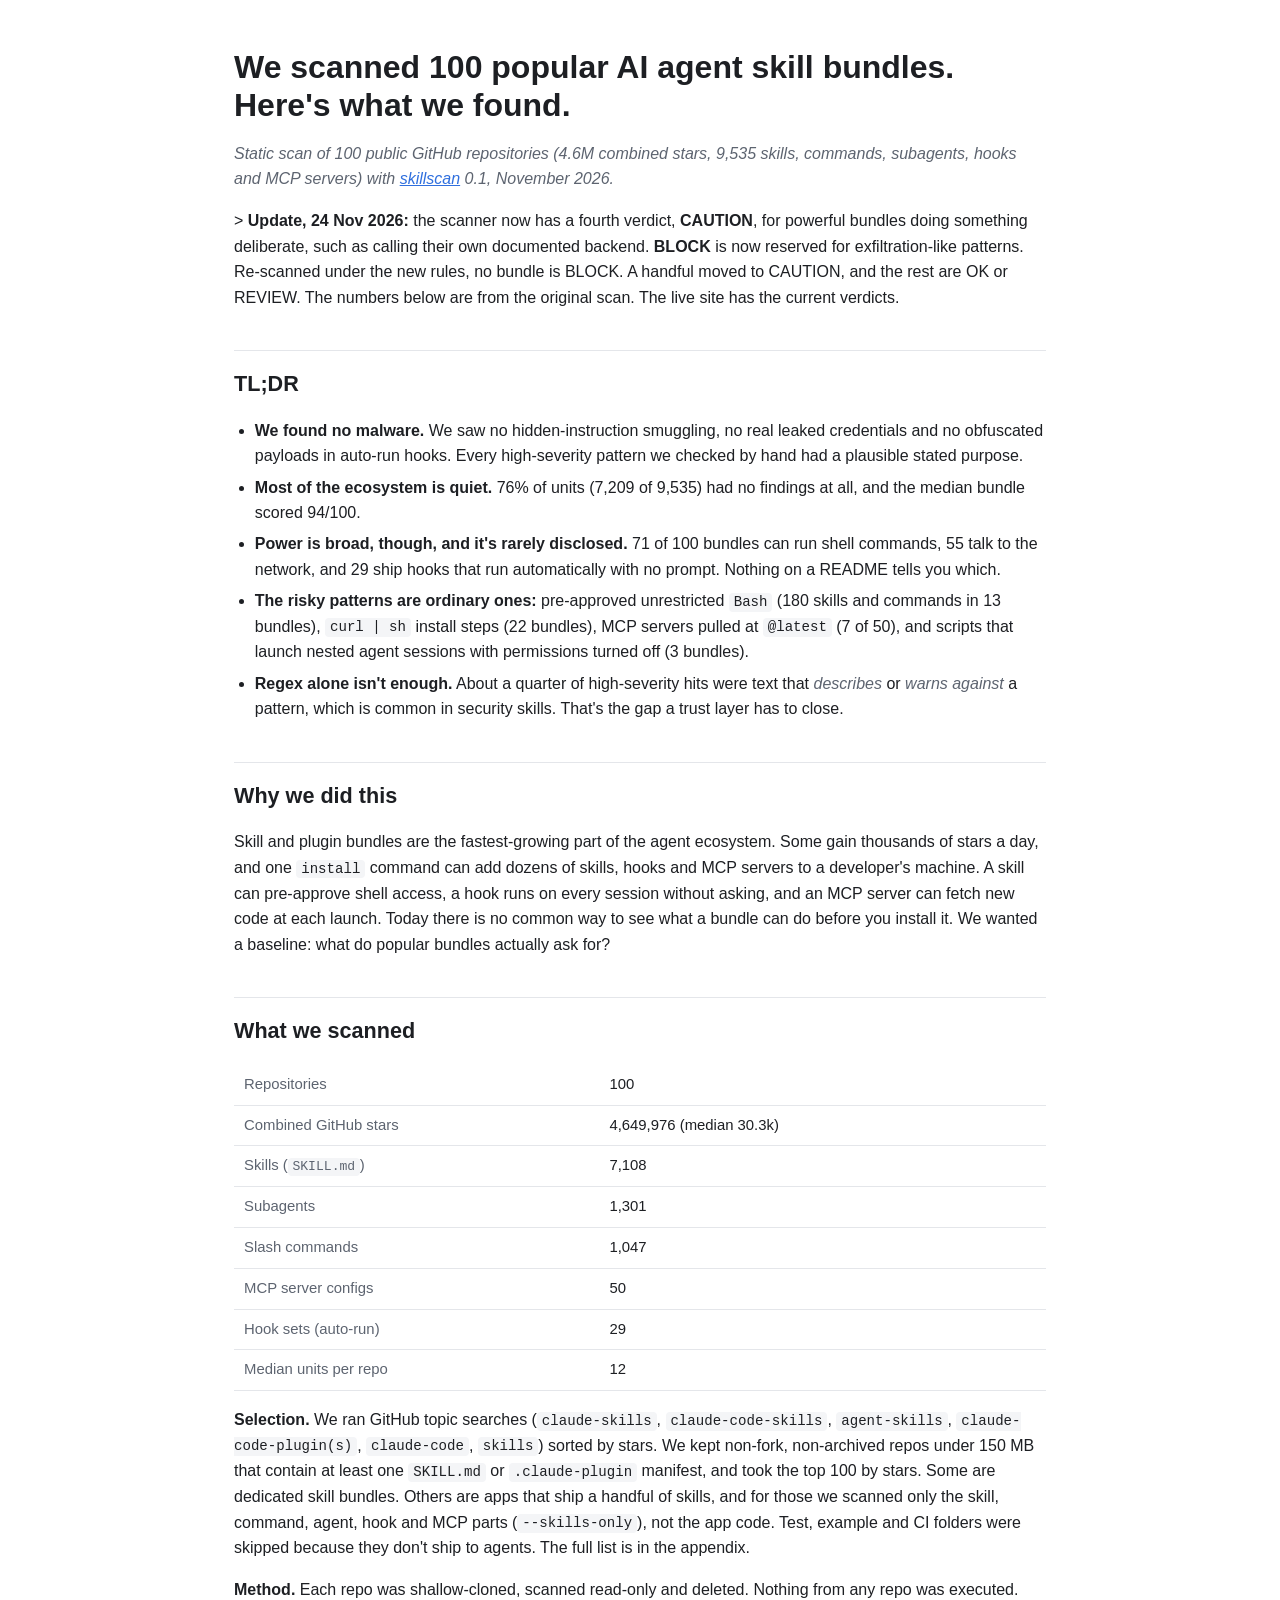
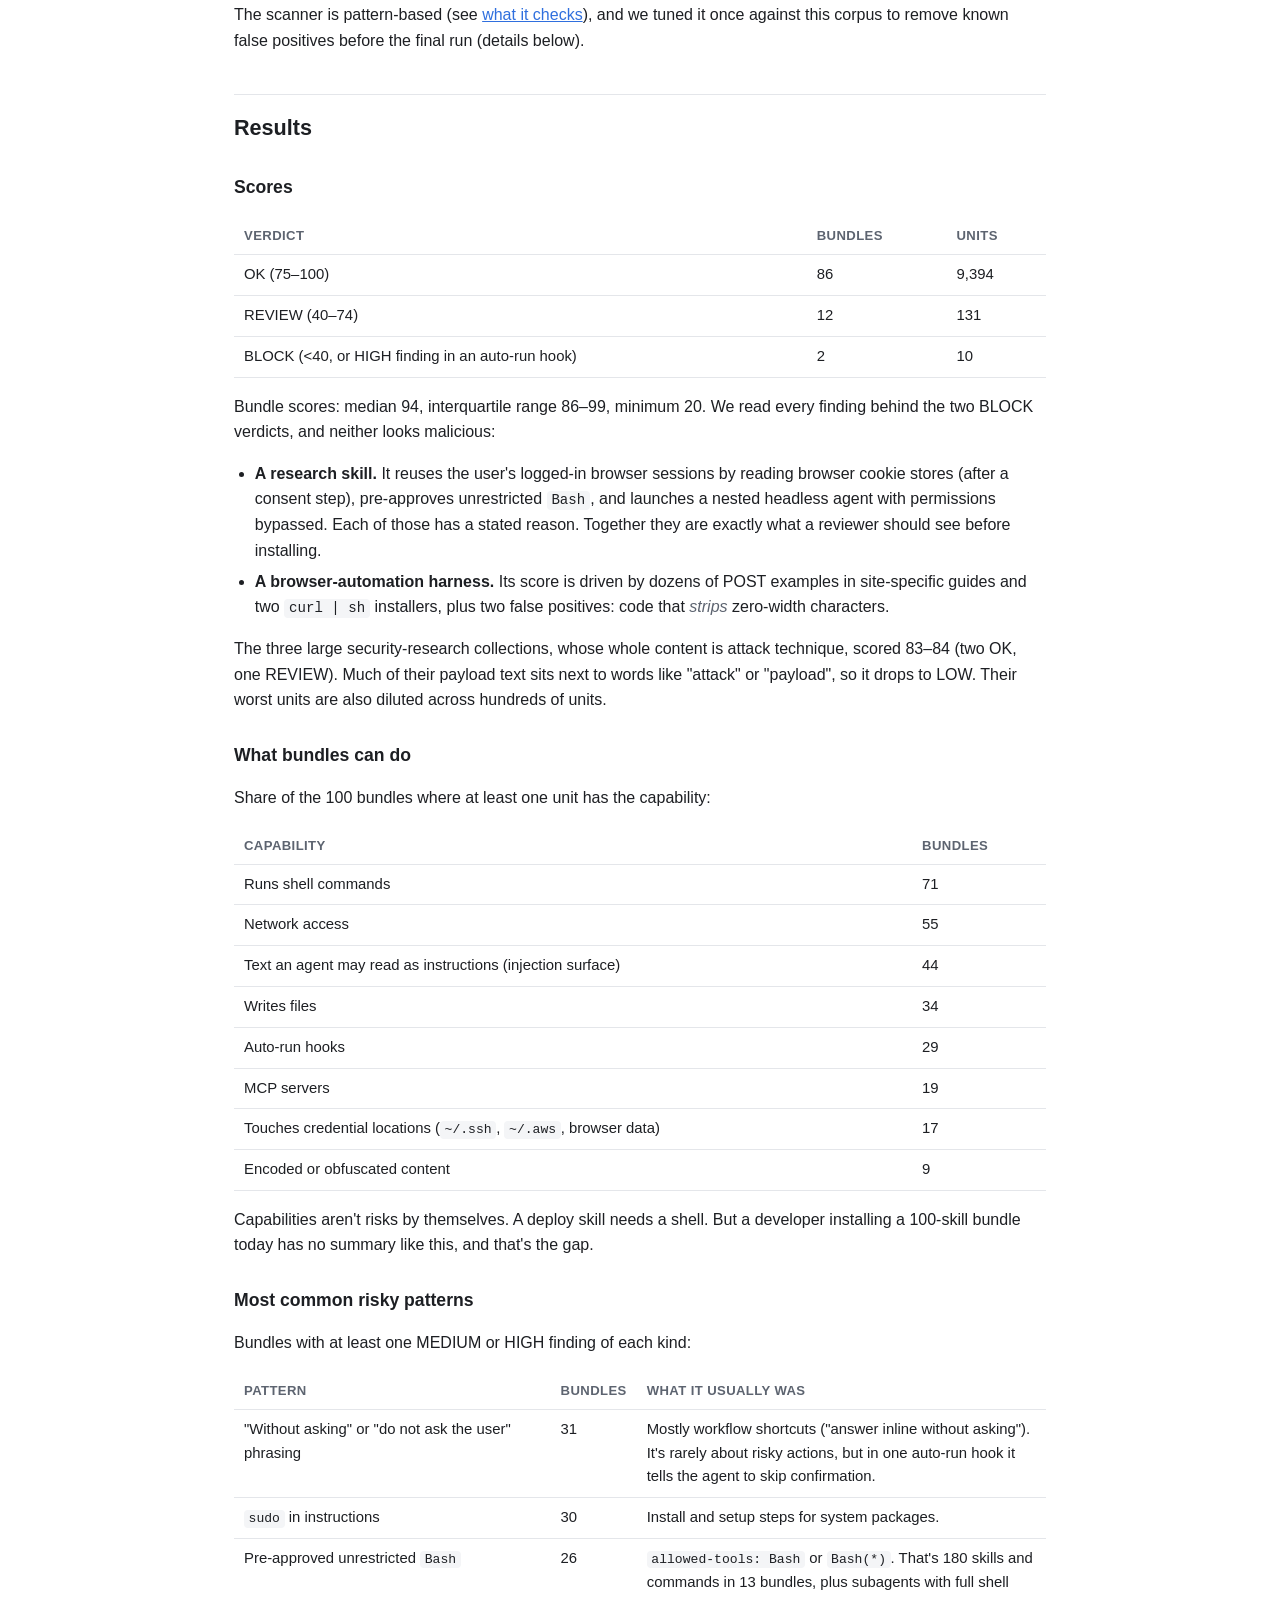
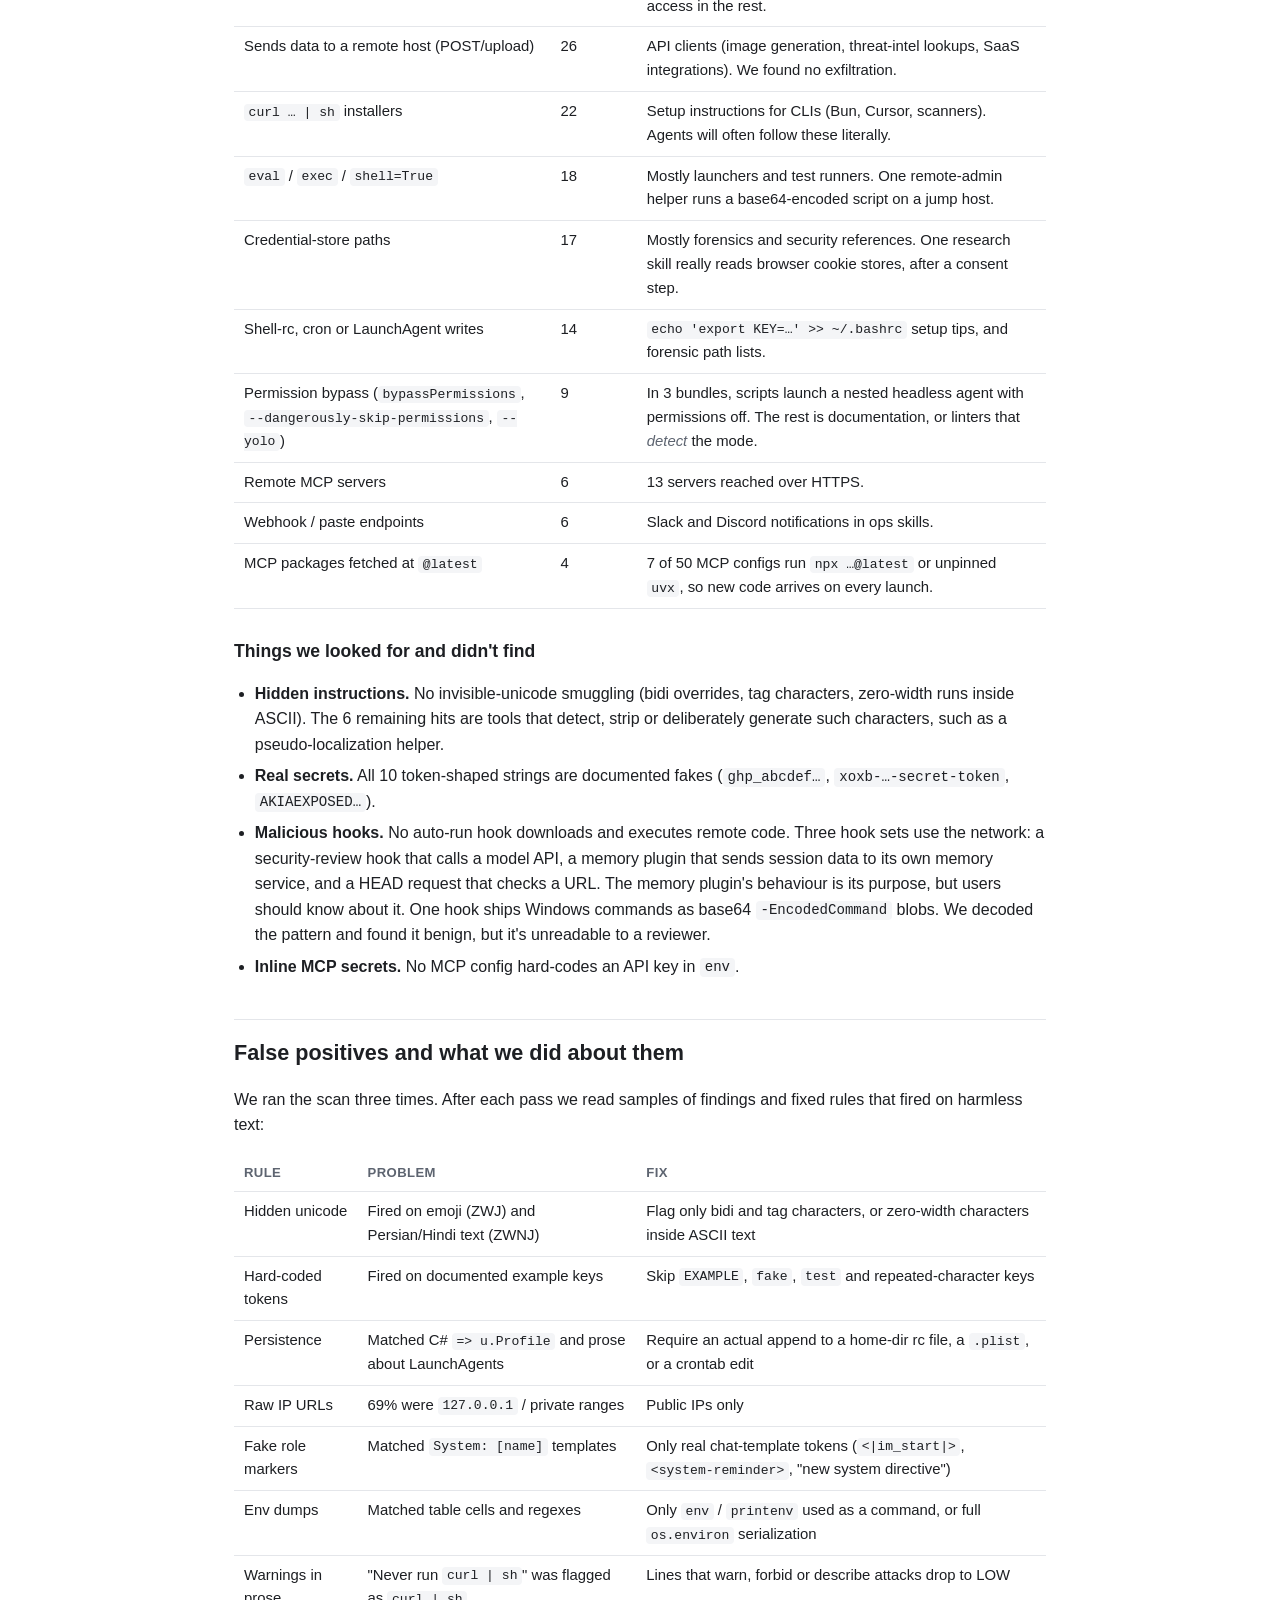
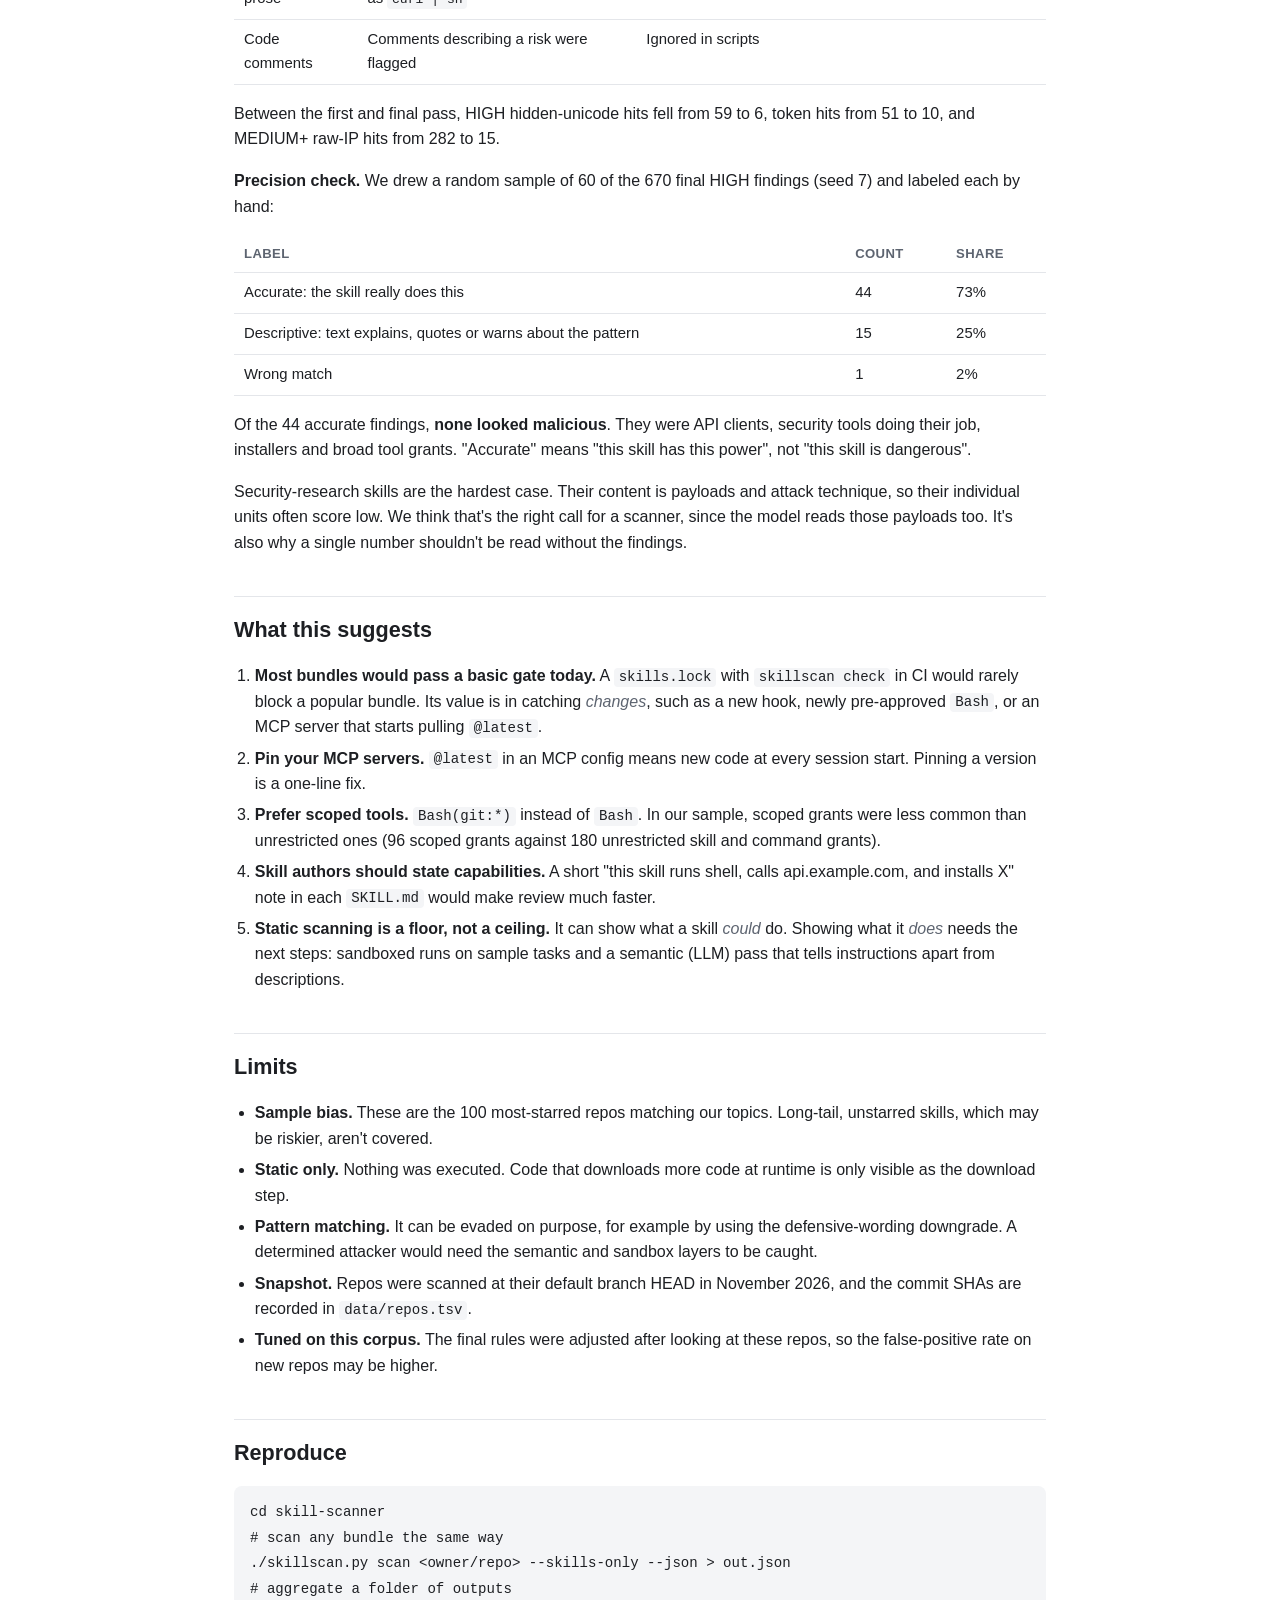
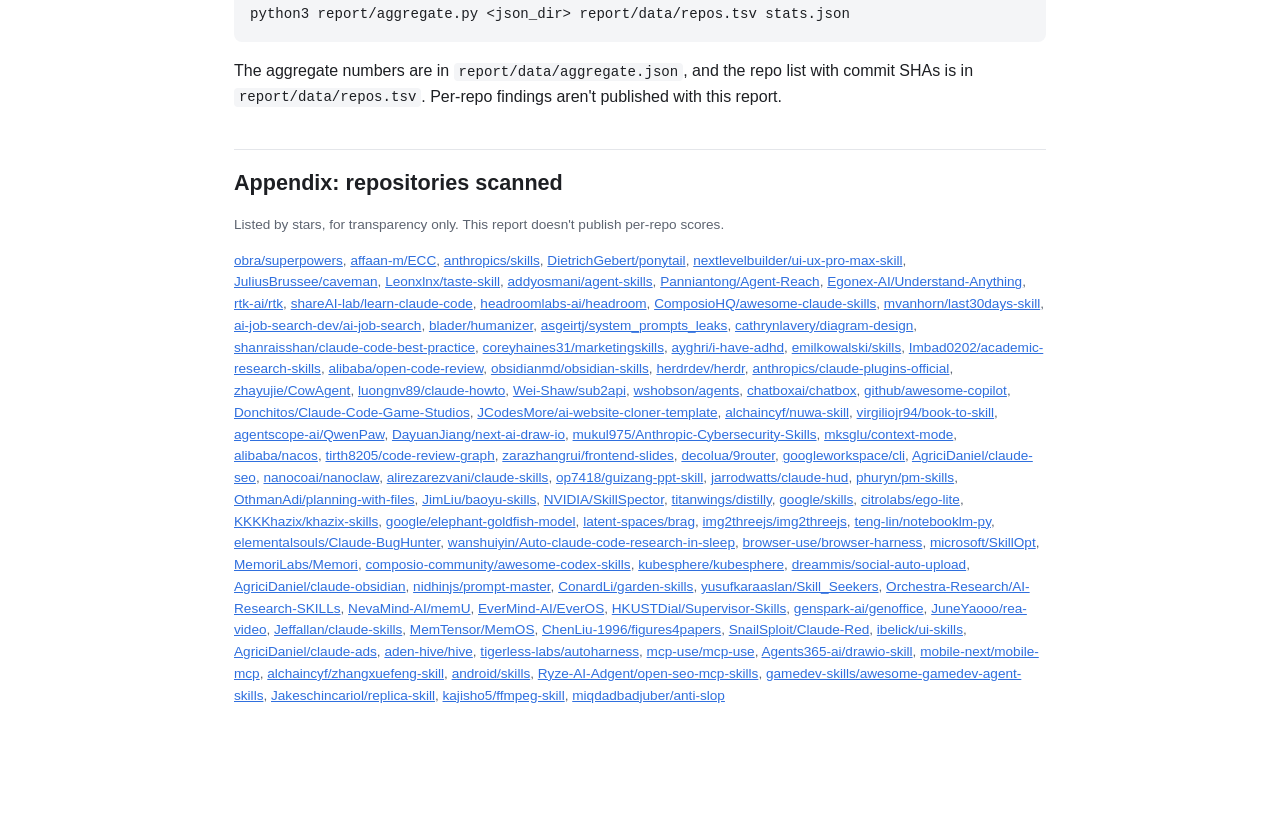
<file: site/report.html>
<!doctype html>
<html lang="en"><head><meta charset="utf-8">
<meta name="viewport" content="width=device-width,initial-scale=1">
<title>We scanned 100 popular AI agent skill bundles. Here&#x27;s what we found.</title>
<style>
:root{--fg:#1d1f23;--muted:#5d6470;--bg:#fff;--line:#e4e6ea;--accent:#2f6fde;--code:#f4f5f7}
@media (prefers-color-scheme:dark){:root{--fg:#e6e8eb;--muted:#9aa1ac;--bg:#15171a;--line:#2b2f35;--accent:#7aa7ff;--code:#1f2227}}
*{box-sizing:border-box}
body{margin:0;background:var(--bg);color:var(--fg);font:16px/1.6 -apple-system,BlinkMacSystemFont,"Segoe UI",Inter,sans-serif}
main{max-width:860px;margin:0 auto;padding:48px 24px 96px}
h1{font-size:2rem;line-height:1.2;margin:0 0 .5rem}
h2{font-size:1.35rem;margin:2.5rem 0 .75rem;padding-top:1rem;border-top:1px solid var(--line)}
h3{font-size:1.1rem;margin:1.75rem 0 .5rem}
p,li{color:var(--fg)} em{color:var(--muted)}
a{color:var(--accent)}
code{font:0.88em ui-monospace,SFMono-Regular,Menlo,monospace;background:var(--code);padding:.1em .35em;border-radius:4px}
pre{background:var(--code);padding:14px 16px;border-radius:8px;overflow:auto} pre code{padding:0;background:none}
table{width:100%;border-collapse:collapse;margin:1rem 0;font-size:.93rem}
th,td{text-align:left;vertical-align:top;padding:8px 10px;border-bottom:1px solid var(--line)}
th{font-weight:600;color:var(--muted);font-size:.82rem;text-transform:uppercase;letter-spacing:.03em}
td:nth-child(2){font-variant-numeric:tabular-nums}
table.kv td:first-child{color:var(--muted);width:45%}
ul,ol{padding-left:1.3rem} li{margin:.35rem 0}
#appendix-repositories-scanned ~ p{font-size:.85rem;color:var(--muted)}
</style></head>
<body><main>
<h1 id="we-scanned-100-popular-ai-agent-skill-bundles-heres-what-we-found">We scanned 100 popular AI agent skill bundles. Here's what we found.</h1>
<p><em>Static scan of 100 public GitHub repositories (4.6M combined stars, 9,535 skills, commands, subagents, hooks and MCP servers) with <a href="index.html#/about">skillscan</a> 0.1, November 2026.</em></p>
<p>&gt; <strong>Update, 24 Nov 2026:</strong> the scanner now has a fourth verdict, <strong>CAUTION</strong>, for powerful bundles doing something deliberate, such as calling their own documented backend. <strong>BLOCK</strong> is now reserved for exfiltration-like patterns. Re-scanned under the new rules, no bundle is BLOCK. A handful moved to CAUTION, and the rest are OK or REVIEW. The numbers below are from the original scan. The live site has the current verdicts.</p>
<h2 id="tldr">TL;DR</h2>
<ul><li><strong>We found no malware.</strong> We saw no hidden-instruction smuggling, no real leaked credentials and no obfuscated payloads in auto-run hooks. Every high-severity pattern we checked by hand had a plausible stated purpose.</li><li><strong>Most of the ecosystem is quiet.</strong> 76% of units (7,209 of 9,535) had no findings at all, and the median bundle scored 94/100.</li><li><strong>Power is broad, though, and it's rarely disclosed.</strong> 71 of 100 bundles can run shell commands, 55 talk to the network, and 29 ship hooks that run automatically with no prompt. Nothing on a README tells you which.</li><li><strong>The risky patterns are ordinary ones:</strong> pre-approved unrestricted <code>Bash</code> (180 skills and commands in 13 bundles), <code>curl | sh</code> install steps (22 bundles), MCP servers pulled at <code>@latest</code> (7 of 50), and scripts that launch nested agent sessions with permissions turned off (3 bundles).</li><li><strong>Regex alone isn't enough.</strong> About a quarter of high-severity hits were text that <em>describes</em> or <em>warns against</em> a pattern, which is common in security skills. That's the gap a trust layer has to close.</li></ul>
<h2 id="why-we-did-this">Why we did this</h2>
<p>Skill and plugin bundles are the fastest-growing part of the agent ecosystem. Some gain thousands of stars a day, and one <code>install</code> command can add dozens of skills, hooks and MCP servers to a developer's machine. A skill can pre-approve shell access, a hook runs on every session without asking, and an MCP server can fetch new code at each launch. Today there is no common way to see what a bundle can do before you install it. We wanted a baseline: what do popular bundles actually ask for?</p>
<h2 id="what-we-scanned">What we scanned</h2>
<table class="kv"><tbody><tr><td>Repositories</td><td>100</td></tr><tr><td>Combined GitHub stars</td><td>4,649,976 (median 30.3k)</td></tr><tr><td>Skills (<code>SKILL.md</code>)</td><td>7,108</td></tr><tr><td>Subagents</td><td>1,301</td></tr><tr><td>Slash commands</td><td>1,047</td></tr><tr><td>MCP server configs</td><td>50</td></tr><tr><td>Hook sets (auto-run)</td><td>29</td></tr><tr><td>Median units per repo</td><td>12</td></tr></tbody></table>
<p><strong>Selection.</strong> We ran GitHub topic searches (<code>claude-skills</code>, <code>claude-code-skills</code>, <code>agent-skills</code>, <code>claude-code-plugin(s)</code>, <code>claude-code</code>, <code>skills</code>) sorted by stars. We kept non-fork, non-archived repos under 150 MB that contain at least one <code>SKILL.md</code> or <code>.claude-plugin</code> manifest, and took the top 100 by stars. Some are dedicated skill bundles. Others are apps that ship a handful of skills, and for those we scanned only the skill, command, agent, hook and MCP parts (<code>--skills-only</code>), not the app code. Test, example and CI folders were skipped because they don't ship to agents. The full list is in the appendix.</p>
<p><strong>Method.</strong> Each repo was shallow-cloned, scanned read-only and deleted. Nothing from any repo was executed. The scanner is pattern-based (see <a href="index.html#/about">what it checks</a>), and we tuned it once against this corpus to remove known false positives before the final run (details below).</p>
<h2 id="results">Results</h2>
<h3 id="scores">Scores</h3>
<table><thead><tr><th>Verdict</th><th>Bundles</th><th>Units</th></tr></thead><tbody><tr><td>OK (75–100)</td><td>86</td><td>9,394</td></tr><tr><td>REVIEW (40–74)</td><td>12</td><td>131</td></tr><tr><td>BLOCK (&lt;40, or HIGH finding in an auto-run hook)</td><td>2</td><td>10</td></tr></tbody></table>
<p>Bundle scores: median 94, interquartile range 86–99, minimum 20. We read every finding behind the two BLOCK verdicts, and neither looks malicious:</p>
<ul><li><strong>A research skill.</strong> It reuses the user's logged-in browser sessions by reading browser cookie stores (after a consent step), pre-approves unrestricted <code>Bash</code>, and launches a nested headless agent with permissions bypassed. Each of those has a stated reason. Together they are exactly what a reviewer should see before installing.</li><li><strong>A browser-automation harness.</strong> Its score is driven by dozens of POST examples in site-specific guides and two <code>curl | sh</code> installers, plus two false positives: code that <em>strips</em> zero-width characters.</li></ul>
<p>The three large security-research collections, whose whole content is attack technique, scored 83–84 (two OK, one REVIEW). Much of their payload text sits next to words like "attack" or "payload", so it drops to LOW. Their worst units are also diluted across hundreds of units.</p>
<h3 id="what-bundles-can-do">What bundles can do</h3>
<p>Share of the 100 bundles where at least one unit has the capability:</p>
<table><thead><tr><th>Capability</th><th>Bundles</th></tr></thead><tbody><tr><td>Runs shell commands</td><td>71</td></tr><tr><td>Network access</td><td>55</td></tr><tr><td>Text an agent may read as instructions (injection surface)</td><td>44</td></tr><tr><td>Writes files</td><td>34</td></tr><tr><td>Auto-run hooks</td><td>29</td></tr><tr><td>MCP servers</td><td>19</td></tr><tr><td>Touches credential locations (<code>~/.ssh</code>, <code>~/.aws</code>, browser data)</td><td>17</td></tr><tr><td>Encoded or obfuscated content</td><td>9</td></tr></tbody></table>
<p>Capabilities aren't risks by themselves. A deploy skill needs a shell. But a developer installing a 100-skill bundle today has no summary like this, and that's the gap.</p>
<h3 id="most-common-risky-patterns">Most common risky patterns</h3>
<p>Bundles with at least one MEDIUM or HIGH finding of each kind:</p>
<table><thead><tr><th>Pattern</th><th>Bundles</th><th>What it usually was</th></tr></thead><tbody><tr><td>"Without asking" or "do not ask the user" phrasing</td><td>31</td><td>Mostly workflow shortcuts ("answer inline without asking"). It's rarely about risky actions, but in one auto-run hook it tells the agent to skip confirmation.</td></tr><tr><td><code>sudo</code> in instructions</td><td>30</td><td>Install and setup steps for system packages.</td></tr><tr><td>Pre-approved unrestricted <code>Bash</code></td><td>26</td><td><code>allowed-tools: Bash</code> or <code>Bash(*)</code>. That's 180 skills and commands in 13 bundles, plus subagents with full shell access in the rest.</td></tr><tr><td>Sends data to a remote host (POST/upload)</td><td>26</td><td>API clients (image generation, threat-intel lookups, SaaS integrations). We found no exfiltration.</td></tr><tr><td><code>curl … | sh</code> installers</td><td>22</td><td>Setup instructions for CLIs (Bun, Cursor, scanners). Agents will often follow these literally.</td></tr><tr><td><code>eval</code> / <code>exec</code> / <code>shell=True</code></td><td>18</td><td>Mostly launchers and test runners. One remote-admin helper runs a base64-encoded script on a jump host.</td></tr><tr><td>Credential-store paths</td><td>17</td><td>Mostly forensics and security references. One research skill really reads browser cookie stores, after a consent step.</td></tr><tr><td>Shell-rc, cron or LaunchAgent writes</td><td>14</td><td><code>echo &#x27;export KEY=…&#x27; &gt;&gt; ~/.bashrc</code> setup tips, and forensic path lists.</td></tr><tr><td>Permission bypass (<code>bypassPermissions</code>, <code>--dangerously-skip-permissions</code>, <code>--yolo</code>)</td><td>9</td><td>In 3 bundles, scripts launch a nested headless agent with permissions off. The rest is documentation, or linters that <em>detect</em> the mode.</td></tr><tr><td>Remote MCP servers</td><td>6</td><td>13 servers reached over HTTPS.</td></tr><tr><td>Webhook / paste endpoints</td><td>6</td><td>Slack and Discord notifications in ops skills.</td></tr><tr><td>MCP packages fetched at <code>@latest</code></td><td>4</td><td>7 of 50 MCP configs run <code>npx …@latest</code> or unpinned <code>uvx</code>, so new code arrives on every launch.</td></tr></tbody></table>
<h3 id="things-we-looked-for-and-didnt-find">Things we looked for and didn't find</h3>
<ul><li><strong>Hidden instructions.</strong> No invisible-unicode smuggling (bidi overrides, tag characters, zero-width runs inside ASCII). The 6 remaining hits are tools that detect, strip or deliberately generate such characters, such as a pseudo-localization helper.</li><li><strong>Real secrets.</strong> All 10 token-shaped strings are documented fakes (<code>ghp_abcdef…</code>, <code>xoxb-…-secret-token</code>, <code>AKIAEXPOSED…</code>).</li><li><strong>Malicious hooks.</strong> No auto-run hook downloads and executes remote code. Three hook sets use the network: a security-review hook that calls a model API, a memory plugin that sends session data to its own memory service, and a HEAD request that checks a URL. The memory plugin's behaviour is its purpose, but users should know about it. One hook ships Windows commands as base64 <code>-EncodedCommand</code> blobs. We decoded the pattern and found it benign, but it's unreadable to a reviewer.</li><li><strong>Inline MCP secrets.</strong> No MCP config hard-codes an API key in <code>env</code>.</li></ul>
<h2 id="false-positives-and-what-we-did-about-them">False positives and what we did about them</h2>
<p>We ran the scan three times. After each pass we read samples of findings and fixed rules that fired on harmless text:</p>
<table><thead><tr><th>Rule</th><th>Problem</th><th>Fix</th></tr></thead><tbody><tr><td>Hidden unicode</td><td>Fired on emoji (ZWJ) and Persian/Hindi text (ZWNJ)</td><td>Flag only bidi and tag characters, or zero-width characters inside ASCII text</td></tr><tr><td>Hard-coded tokens</td><td>Fired on documented example keys</td><td>Skip <code>EXAMPLE</code>, <code>fake</code>, <code>test</code> and repeated-character keys</td></tr><tr><td>Persistence</td><td>Matched C# <code>=&gt; u.Profile</code> and prose about LaunchAgents</td><td>Require an actual append to a home-dir rc file, a <code>.plist</code>, or a crontab edit</td></tr><tr><td>Raw IP URLs</td><td>69% were <code>127.0.0.1</code> / private ranges</td><td>Public IPs only</td></tr><tr><td>Fake role markers</td><td>Matched <code>System: [name]</code> templates</td><td>Only real chat-template tokens (<code>&lt;|im_start|&gt;</code>, <code>&lt;system-reminder&gt;</code>, "new system directive")</td></tr><tr><td>Env dumps</td><td>Matched table cells and regexes</td><td>Only <code>env</code> / <code>printenv</code> used as a command, or full <code>os.environ</code> serialization</td></tr><tr><td>Warnings in prose</td><td>"Never run <code>curl | sh</code>" was flagged as <code>curl | sh</code></td><td>Lines that warn, forbid or describe attacks drop to LOW</td></tr><tr><td>Code comments</td><td>Comments describing a risk were flagged</td><td>Ignored in scripts</td></tr></tbody></table>
<p>Between the first and final pass, HIGH hidden-unicode hits fell from 59 to 6, token hits from 51 to 10, and MEDIUM+ raw-IP hits from 282 to 15.</p>
<p><strong>Precision check.</strong> We drew a random sample of 60 of the 670 final HIGH findings (seed 7) and labeled each by hand:</p>
<table><thead><tr><th>Label</th><th>Count</th><th>Share</th></tr></thead><tbody><tr><td>Accurate: the skill really does this</td><td>44</td><td>73%</td></tr><tr><td>Descriptive: text explains, quotes or warns about the pattern</td><td>15</td><td>25%</td></tr><tr><td>Wrong match</td><td>1</td><td>2%</td></tr></tbody></table>
<p>Of the 44 accurate findings, <strong>none looked malicious</strong>. They were API clients, security tools doing their job, installers and broad tool grants. "Accurate" means "this skill has this power", not "this skill is dangerous".</p>
<p>Security-research skills are the hardest case. Their content is payloads and attack technique, so their individual units often score low. We think that's the right call for a scanner, since the model reads those payloads too. It's also why a single number shouldn't be read without the findings.</p>
<h2 id="what-this-suggests">What this suggests</h2>
<ol><li><strong>Most bundles would pass a basic gate today.</strong> A <code>skills.lock</code> with <code>skillscan check</code> in CI would rarely block a popular bundle. Its value is in catching <em>changes</em>, such as a new hook, newly pre-approved <code>Bash</code>, or an MCP server that starts pulling <code>@latest</code>.</li><li><strong>Pin your MCP servers.</strong> <code>@latest</code> in an MCP config means new code at every session start. Pinning a version is a one-line fix.</li><li><strong>Prefer scoped tools.</strong> <code>Bash(git:*)</code> instead of <code>Bash</code>. In our sample, scoped grants were less common than unrestricted ones (96 scoped grants against 180 unrestricted skill and command grants).</li><li><strong>Skill authors should state capabilities.</strong> A short "this skill runs shell, calls api.example.com, and installs X" note in each <code>SKILL.md</code> would make review much faster.</li><li><strong>Static scanning is a floor, not a ceiling.</strong> It can show what a skill <em>could</em> do. Showing what it <em>does</em> needs the next steps: sandboxed runs on sample tasks and a semantic (LLM) pass that tells instructions apart from descriptions.</li></ol>
<h2 id="limits">Limits</h2>
<ul><li><strong>Sample bias.</strong> These are the 100 most-starred repos matching our topics. Long-tail, unstarred skills, which may be riskier, aren't covered.</li><li><strong>Static only.</strong> Nothing was executed. Code that downloads more code at runtime is only visible as the download step.</li><li><strong>Pattern matching.</strong> It can be evaded on purpose, for example by using the defensive-wording downgrade. A determined attacker would need the semantic and sandbox layers to be caught.</li><li><strong>Snapshot.</strong> Repos were scanned at their default branch HEAD in November 2026, and the commit SHAs are recorded in <code>data/repos.tsv</code>.</li><li><strong>Tuned on this corpus.</strong> The final rules were adjusted after looking at these repos, so the false-positive rate on new repos may be higher.</li></ul>
<h2 id="reproduce">Reproduce</h2>
<pre><code>cd skill-scanner
# scan any bundle the same way
./skillscan.py scan &lt;owner/repo&gt; --skills-only --json &gt; out.json
# aggregate a folder of outputs
python3 report/aggregate.py &lt;json_dir&gt; report/data/repos.tsv stats.json</code></pre>
<p>The aggregate numbers are in <code>report/data/aggregate.json</code>, and the repo list with commit SHAs is in <code>report/data/repos.tsv</code>. Per-repo findings aren't published with this report.</p>
<h2 id="appendix-repositories-scanned">Appendix: repositories scanned</h2>
<p>Listed by stars, for transparency only. This report doesn't publish per-repo scores.</p>
<p><a href="https://github.com/obra/superpowers">obra/superpowers</a>, <a href="https://github.com/affaan-m/ECC">affaan-m/ECC</a>, <a href="https://github.com/anthropics/skills">anthropics/skills</a>, <a href="https://github.com/DietrichGebert/ponytail">DietrichGebert/ponytail</a>, <a href="https://github.com/nextlevelbuilder/ui-ux-pro-max-skill">nextlevelbuilder/ui-ux-pro-max-skill</a>, <a href="https://github.com/JuliusBrussee/caveman">JuliusBrussee/caveman</a>, <a href="https://github.com/Leonxlnx/taste-skill">Leonxlnx/taste-skill</a>, <a href="https://github.com/addyosmani/agent-skills">addyosmani/agent-skills</a>, <a href="https://github.com/Panniantong/Agent-Reach">Panniantong/Agent-Reach</a>, <a href="https://github.com/Egonex-AI/Understand-Anything">Egonex-AI/Understand-Anything</a>, <a href="https://github.com/rtk-ai/rtk">rtk-ai/rtk</a>, <a href="https://github.com/shareAI-lab/learn-claude-code">shareAI-lab/learn-claude-code</a>, <a href="https://github.com/headroomlabs-ai/headroom">headroomlabs-ai/headroom</a>, <a href="https://github.com/ComposioHQ/awesome-claude-skills">ComposioHQ/awesome-claude-skills</a>, <a href="https://github.com/mvanhorn/last30days-skill">mvanhorn/last30days-skill</a>, <a href="https://github.com/ai-job-search-dev/ai-job-search">ai-job-search-dev/ai-job-search</a>, <a href="https://github.com/blader/humanizer">blader/humanizer</a>, <a href="https://github.com/asgeirtj/system_prompts_leaks">asgeirtj/system_prompts_leaks</a>, <a href="https://github.com/cathrynlavery/diagram-design">cathrynlavery/diagram-design</a>, <a href="https://github.com/shanraisshan/claude-code-best-practice">shanraisshan/claude-code-best-practice</a>, <a href="https://github.com/coreyhaines31/marketingskills">coreyhaines31/marketingskills</a>, <a href="https://github.com/ayghri/i-have-adhd">ayghri/i-have-adhd</a>, <a href="https://github.com/emilkowalski/skills">emilkowalski/skills</a>, <a href="https://github.com/Imbad0202/academic-research-skills">Imbad0202/academic-research-skills</a>, <a href="https://github.com/alibaba/open-code-review">alibaba/open-code-review</a>, <a href="https://github.com/obsidianmd/obsidian-skills">obsidianmd/obsidian-skills</a>, <a href="https://github.com/herdrdev/herdr">herdrdev/herdr</a>, <a href="https://github.com/anthropics/claude-plugins-official">anthropics/claude-plugins-official</a>, <a href="https://github.com/zhayujie/CowAgent">zhayujie/CowAgent</a>, <a href="https://github.com/luongnv89/claude-howto">luongnv89/claude-howto</a>, <a href="https://github.com/Wei-Shaw/sub2api">Wei-Shaw/sub2api</a>, <a href="https://github.com/wshobson/agents">wshobson/agents</a>, <a href="https://github.com/chatboxai/chatbox">chatboxai/chatbox</a>, <a href="https://github.com/github/awesome-copilot">github/awesome-copilot</a>, <a href="https://github.com/Donchitos/Claude-Code-Game-Studios">Donchitos/Claude-Code-Game-Studios</a>, <a href="https://github.com/JCodesMore/ai-website-cloner-template">JCodesMore/ai-website-cloner-template</a>, <a href="https://github.com/alchaincyf/nuwa-skill">alchaincyf/nuwa-skill</a>, <a href="https://github.com/virgiliojr94/book-to-skill">virgiliojr94/book-to-skill</a>, <a href="https://github.com/agentscope-ai/QwenPaw">agentscope-ai/QwenPaw</a>, <a href="https://github.com/DayuanJiang/next-ai-draw-io">DayuanJiang/next-ai-draw-io</a>, <a href="https://github.com/mukul975/Anthropic-Cybersecurity-Skills">mukul975/Anthropic-Cybersecurity-Skills</a>, <a href="https://github.com/mksglu/context-mode">mksglu/context-mode</a>, <a href="https://github.com/alibaba/nacos">alibaba/nacos</a>, <a href="https://github.com/tirth8205/code-review-graph">tirth8205/code-review-graph</a>, <a href="https://github.com/zarazhangrui/frontend-slides">zarazhangrui/frontend-slides</a>, <a href="https://github.com/decolua/9router">decolua/9router</a>, <a href="https://github.com/googleworkspace/cli">googleworkspace/cli</a>, <a href="https://github.com/AgriciDaniel/claude-seo">AgriciDaniel/claude-seo</a>, <a href="https://github.com/nanocoai/nanoclaw">nanocoai/nanoclaw</a>, <a href="https://github.com/alirezarezvani/claude-skills">alirezarezvani/claude-skills</a>, <a href="https://github.com/op7418/guizang-ppt-skill">op7418/guizang-ppt-skill</a>, <a href="https://github.com/jarrodwatts/claude-hud">jarrodwatts/claude-hud</a>, <a href="https://github.com/phuryn/pm-skills">phuryn/pm-skills</a>, <a href="https://github.com/OthmanAdi/planning-with-files">OthmanAdi/planning-with-files</a>, <a href="https://github.com/JimLiu/baoyu-skills">JimLiu/baoyu-skills</a>, <a href="https://github.com/NVIDIA/SkillSpector">NVIDIA/SkillSpector</a>, <a href="https://github.com/titanwings/distilly">titanwings/distilly</a>, <a href="https://github.com/google/skills">google/skills</a>, <a href="https://github.com/citrolabs/ego-lite">citrolabs/ego-lite</a>, <a href="https://github.com/KKKKhazix/khazix-skills">KKKKhazix/khazix-skills</a>, <a href="https://github.com/google/elephant-goldfish-model">google/elephant-goldfish-model</a>, <a href="https://github.com/latent-spaces/brag">latent-spaces/brag</a>, <a href="https://github.com/img2threejs/img2threejs">img2threejs/img2threejs</a>, <a href="https://github.com/teng-lin/notebooklm-py">teng-lin/notebooklm-py</a>, <a href="https://github.com/elementalsouls/Claude-BugHunter">elementalsouls/Claude-BugHunter</a>, <a href="https://github.com/wanshuiyin/Auto-claude-code-research-in-sleep">wanshuiyin/Auto-claude-code-research-in-sleep</a>, <a href="https://github.com/browser-use/browser-harness">browser-use/browser-harness</a>, <a href="https://github.com/microsoft/SkillOpt">microsoft/SkillOpt</a>, <a href="https://github.com/MemoriLabs/Memori">MemoriLabs/Memori</a>, <a href="https://github.com/composio-community/awesome-codex-skills">composio-community/awesome-codex-skills</a>, <a href="https://github.com/kubesphere/kubesphere">kubesphere/kubesphere</a>, <a href="https://github.com/dreammis/social-auto-upload">dreammis/social-auto-upload</a>, <a href="https://github.com/AgriciDaniel/claude-obsidian">AgriciDaniel/claude-obsidian</a>, <a href="https://github.com/nidhinjs/prompt-master">nidhinjs/prompt-master</a>, <a href="https://github.com/ConardLi/garden-skills">ConardLi/garden-skills</a>, <a href="https://github.com/yusufkaraaslan/Skill_Seekers">yusufkaraaslan/Skill_Seekers</a>, <a href="https://github.com/Orchestra-Research/AI-Research-SKILLs">Orchestra-Research/AI-Research-SKILLs</a>, <a href="https://github.com/NevaMind-AI/memU">NevaMind-AI/memU</a>, <a href="https://github.com/EverMind-AI/EverOS">EverMind-AI/EverOS</a>, <a href="https://github.com/HKUSTDial/Supervisor-Skills">HKUSTDial/Supervisor-Skills</a>, <a href="https://github.com/genspark-ai/genoffice">genspark-ai/genoffice</a>, <a href="https://github.com/JuneYaooo/rea-video">JuneYaooo/rea-video</a>, <a href="https://github.com/Jeffallan/claude-skills">Jeffallan/claude-skills</a>, <a href="https://github.com/MemTensor/MemOS">MemTensor/MemOS</a>, <a href="https://github.com/ChenLiu-1996/figures4papers">ChenLiu-1996/figures4papers</a>, <a href="https://github.com/SnailSploit/Claude-Red">SnailSploit/Claude-Red</a>, <a href="https://github.com/ibelick/ui-skills">ibelick/ui-skills</a>, <a href="https://github.com/AgriciDaniel/claude-ads">AgriciDaniel/claude-ads</a>, <a href="https://github.com/aden-hive/hive">aden-hive/hive</a>, <a href="https://github.com/tigerless-labs/autoharness">tigerless-labs/autoharness</a>, <a href="https://github.com/mcp-use/mcp-use">mcp-use/mcp-use</a>, <a href="https://github.com/Agents365-ai/drawio-skill">Agents365-ai/drawio-skill</a>, <a href="https://github.com/mobile-next/mobile-mcp">mobile-next/mobile-mcp</a>, <a href="https://github.com/alchaincyf/zhangxuefeng-skill">alchaincyf/zhangxuefeng-skill</a>, <a href="https://github.com/android/skills">android/skills</a>, <a href="https://github.com/Ryze-AI-Adgent/open-seo-mcp-skills">Ryze-AI-Adgent/open-seo-mcp-skills</a>, <a href="https://github.com/gamedev-skills/awesome-gamedev-agent-skills">gamedev-skills/awesome-gamedev-agent-skills</a>, <a href="https://github.com/Jakeschincariol/replica-skill">Jakeschincariol/replica-skill</a>, <a href="https://github.com/kajisho5/ffmpeg-skill">kajisho5/ffmpeg-skill</a>, <a href="https://github.com/miqdadbadjuber/anti-slop">miqdadbadjuber/anti-slop</a></p>
</main></body></html>
</file>
<file: site/assets/style.css>
/* skillscan: original design. Ink + mint brand, data-dense ranking layout. */
:root {
  color-scheme: light;
  --bg: #f6f7f5;
  --surface: #fcfcfb;
  --surface-2: #f0f1ee;
  --line: #e3e5e0;
  --line-strong: #cfd3cc;
  --text: #0e1412;
  --text-2: #4b524e;
  --text-3: #737a76;
  --brand: #0f7a62;
  --brand-ink: #0f2a2a;
  --brand-soft: #e2f4ee;
  --focus: #2a78d6;
  /* charts: reference palette, light steps */
  --seq: #2a78d6;
  --seq-soft: #b7d3f6;
  --s1: #2a78d6; --s2: #eb6834; --s3: #1baf7a; --s4: #eda100; --s5: #e87ba4;
  /* status (fixed) */
  --good: #0ca30c; --warn: #fab219; --serious: #ec835a; --crit: #d03b3b;
  --good-ink: #006300; --warn-ink: #8a5a00; --serious-ink: #a8461c; --crit-ink: #b02a2a;
  --good-bg: #e6f5e6; --warn-bg: #fdf3dc; --serious-bg: #fcebe3; --crit-bg: #fbe6e6;
  --shadow: 0 1px 2px rgba(14, 20, 18, .05), 0 4px 16px rgba(14, 20, 18, .04);
  --radius: 12px;
  --mono: ui-monospace, "SF Mono", SFMono-Regular, Menlo, Consolas, monospace;
  --sans: Inter, ui-sans-serif, -apple-system, BlinkMacSystemFont, "Segoe UI", Roboto, sans-serif;
}
@media (prefers-color-scheme: dark) {
  :root:where(:not([data-theme="light"])) {
    color-scheme: dark;
    --bg: #111312; --surface: #1a1a19; --surface-2: #222321; --line: #2c2e2b; --line-strong: #3a3d39;
    --text: #f0efec; --text-2: #c3c2b7; --text-3: #8f948d;
    --brand: #3ee0b5; --brand-soft: #143a31; --focus: #6da7ec;
    --seq: #3987e5; --seq-soft: #184f95;
    --s1: #3987e5; --s2: #d95926; --s3: #199e70; --s4: #c98500; --s5: #d55181;
    --good-ink: #5fd35f; --warn-ink: #fab219; --serious-ink: #f09a74; --crit-ink: #f07a7a;
    --good-bg: #132a13; --warn-bg: #2e2510; --serious-bg: #33201a; --crit-bg: #321617;
    --shadow: none;
  }
}
:root[data-theme="dark"] {
  color-scheme: dark;
  --bg: #111312; --surface: #1a1a19; --surface-2: #222321; --line: #2c2e2b; --line-strong: #3a3d39;
  --text: #f0efec; --text-2: #c3c2b7; --text-3: #8f948d;
  --brand: #3ee0b5; --brand-soft: #143a31; --focus: #6da7ec;
  --seq: #3987e5; --seq-soft: #184f95;
  --s1: #3987e5; --s2: #d95926; --s3: #199e70; --s4: #c98500; --s5: #d55181;
  --good-ink: #5fd35f; --warn-ink: #fab219; --serious-ink: #f09a74; --crit-ink: #f07a7a;
  --good-bg: #132a13; --warn-bg: #2e2510; --serious-bg: #33201a; --crit-bg: #321617;
  --shadow: none;
}

* { box-sizing: border-box; }
html { -webkit-text-size-adjust: 100%; }
body { margin: 0; background: var(--bg); color: var(--text); font: 14px/1.5 var(--sans); font-feature-settings: "tnum" 1, "cv11" 1; }
a { color: inherit; }
.wrap { max-width: 1320px; margin: 0 auto; padding: 0 24px; }
.muted { color: var(--text-3); }
.skip { position: absolute; left: -999px; }
.skip:focus { left: 12px; top: 12px; z-index: 50; background: var(--surface); padding: 8px 12px; border-radius: 8px; }
:focus-visible { outline: 2px solid var(--focus); outline-offset: 2px; border-radius: 4px; }

/* ticker */
.ticker { background: var(--surface); border-bottom: 1px solid var(--line); font-size: 12px; color: var(--text-2); }
.ticker-row { display: flex; gap: 22px; overflow-x: auto; white-space: nowrap; padding-top: 7px; padding-bottom: 7px; scrollbar-width: none; }
.ticker-row::-webkit-scrollbar { display: none; }
.ticker b { color: var(--text); font-weight: 600; }
.ticker .sep { color: var(--line-strong); }

/* top bar */
.topbar { position: sticky; top: 0; z-index: 20; background: color-mix(in srgb, var(--bg) 88%, transparent); backdrop-filter: saturate(1.4) blur(10px); border-bottom: 1px solid var(--line); }
.topbar-row { display: flex; align-items: center; gap: 28px; height: 60px; }
.brand { display: inline-flex; align-items: center; gap: 9px; text-decoration: none; font-size: 18px; letter-spacing: -.01em; }
.brand b { color: var(--brand); font-weight: 700; }
.brand.small { font-size: 15px; }
.nav { display: flex; gap: 4px; }
.nav a { text-decoration: none; color: var(--text-2); font-weight: 550; padding: 7px 11px; border-radius: 8px; }
.nav a:hover { background: var(--surface-2); color: var(--text); }
.nav a.active { color: var(--text); background: var(--surface-2); }
.top-actions { margin-left: auto; display: flex; align-items: center; gap: 10px; }
.search { display: flex; align-items: center; gap: 8px; background: var(--surface-2); border: 1px solid transparent; border-radius: 9px; padding: 0 10px; height: 36px; width: 240px; }
.search:focus-within { border-color: var(--line-strong); background: var(--surface); }
.search svg { width: 15px; height: 15px; fill: none; stroke: var(--text-3); stroke-width: 1.8; stroke-linecap: round; flex: none; }
.search input { border: 0; background: none; outline: none; color: var(--text); font: inherit; width: 100%; }
.search kbd { font: 11px var(--mono); color: var(--text-3); border: 1px solid var(--line-strong); border-radius: 5px; padding: 0 5px; }
.icon-btn { width: 36px; height: 36px; border-radius: 9px; border: 1px solid var(--line); background: var(--surface); display: grid; place-items: center; cursor: pointer; color: var(--text-2); }
.icon-btn svg { width: 17px; height: 17px; fill: none; stroke: currentColor; stroke-width: 1.7; stroke-linecap: round; stroke-linejoin: round; }
.icon-btn .moon { display: none; }
:root[data-theme="dark"] .icon-btn .sun { display: none; }
:root[data-theme="dark"] .icon-btn .moon { display: block; }
@media (prefers-color-scheme: dark) {
  :root:where(:not([data-theme="light"])) .icon-btn .sun { display: none; }
  :root:where(:not([data-theme="light"])) .icon-btn .moon { display: block; }
}

/* hero */
.hero { padding: 28px 0 8px; display: flex; align-items: flex-end; justify-content: space-between; gap: 24px; flex-wrap: wrap; }
.hero h1 { font-size: 26px; line-height: 1.2; letter-spacing: -.02em; margin: 0 0 6px; }
.hero p { margin: 0; color: var(--text-2); max-width: 720px; }
.hero .pill { display: inline-flex; align-items: center; gap: 6px; font-size: 12px; color: var(--text-2); background: var(--surface); border: 1px solid var(--line); border-radius: 999px; padding: 4px 10px; }
.dot { width: 7px; height: 7px; border-radius: 50%; background: var(--brand); display: inline-block; }

/* cards */
.cards { display: grid; grid-template-columns: repeat(4, minmax(0, 1fr)); gap: 14px; margin: 18px 0 22px; }
.card { background: var(--surface); border: 1px solid var(--line); border-radius: var(--radius); padding: 16px 16px 14px; box-shadow: var(--shadow); min-width: 0; }
.card h3 { margin: 0 0 8px; font-size: 12.5px; font-weight: 600; color: var(--text-2); display: flex; justify-content: space-between; align-items: center; }
.card .big { font-size: 30px; font-weight: 700; letter-spacing: -.02em; line-height: 1.1; }
.card .big small { font-size: 14px; color: var(--text-3); font-weight: 500; margin-left: 3px; }
.card .sub { color: var(--text-3); font-size: 12px; margin-top: 4px; }
.card svg { display: block; width: 100%; }
.status-rows { display: grid; gap: 7px; margin-top: 4px; }
.status-row { display: grid; grid-template-columns: 92px 1fr 34px; align-items: center; gap: 8px; font-size: 12.5px; }
.status-row .track { height: 8px; background: var(--surface-2); border-radius: 4px; overflow: hidden; }
.status-row .fill { height: 100%; border-radius: 4px; }
.status-row .n { text-align: right; font-weight: 600; }
.mini-list { list-style: none; margin: 2px 0 0; padding: 0; display: grid; gap: 6px; }
.mini-list li { display: grid; grid-template-columns: 1fr auto; gap: 8px; font-size: 12.5px; color: var(--text-2); }
.mini-list li b { color: var(--text); font-weight: 600; }
.meter { height: 8px; border-radius: 4px; background: var(--surface-2); overflow: hidden; margin-top: 10px; }
.meter > div { height: 100%; background: var(--seq); border-radius: 4px; }

/* toolbar */
.toolbar { display: flex; gap: 10px; align-items: center; flex-wrap: wrap; margin: 6px 0 12px; }
.tabs { display: flex; gap: 4px; flex-wrap: wrap; }
.tab { border: 1px solid transparent; background: none; color: var(--text-2); font: 600 13px var(--sans); padding: 6px 11px; border-radius: 8px; cursor: pointer; white-space: nowrap; }
.tab:hover { background: var(--surface-2); color: var(--text); }
.tab[aria-pressed="true"] { background: var(--brand-soft); color: var(--brand); }
:root[data-theme="dark"] .tab[aria-pressed="true"] { color: var(--brand); }
.toolbar .spacer { flex: 1; }
.select { appearance: none; border: 1px solid var(--line); background: var(--surface); color: var(--text); font: 500 13px var(--sans); padding: 6px 28px 6px 10px; border-radius: 8px; cursor: pointer;
  background-image: linear-gradient(45deg, transparent 50%, var(--text-3) 50%), linear-gradient(135deg, var(--text-3) 50%, transparent 50%);
  background-position: calc(100% - 15px) 52%, calc(100% - 10px) 52%; background-size: 5px 5px; background-repeat: no-repeat; }
.toggle { display: inline-flex; align-items: center; gap: 8px; font-size: 13px; color: var(--text-2); cursor: pointer; user-select: none; }
.toggle input { appearance: none; width: 30px; height: 18px; border-radius: 9px; background: var(--line-strong); position: relative; cursor: pointer; transition: background .15s; margin: 0; }
.toggle input::after { content: ""; position: absolute; top: 2px; left: 2px; width: 14px; height: 14px; border-radius: 50%; background: #fff; transition: transform .15s; }
.toggle input:checked { background: var(--brand); }
.toggle input:checked::after { transform: translateX(12px); }
.toggle input:disabled { opacity: .45; cursor: not-allowed; }

/* table */
.table-card { background: var(--surface); border: 1px solid var(--line); border-radius: var(--radius); box-shadow: var(--shadow); overflow: hidden; }
.table-scroll { overflow-x: auto; }
table.rank { width: 100%; border-collapse: collapse; min-width: 900px; }
.rank th, .rank td { padding: 0 12px; height: 56px; border-bottom: 1px solid var(--line); text-align: right; white-space: nowrap; }
.rank thead th { height: 40px; font-size: 12px; font-weight: 600; color: var(--text-2); background: var(--surface); position: sticky; top: 0; z-index: 1; }
.rank th.l, .rank td.l { text-align: left; }
.rank th button { all: unset; cursor: pointer; display: inline-flex; gap: 4px; align-items: center; }
.rank th button:focus-visible { outline: 2px solid var(--focus); border-radius: 4px; }
.rank th .arrow { opacity: .35; font-size: 10px; }
.rank th[aria-sort="ascending"] .arrow, .rank th[aria-sort="descending"] .arrow { opacity: 1; color: var(--brand); }
.rank tbody tr { cursor: pointer; transition: background .1s; }
.rank tbody tr:hover { background: var(--surface-2); }
.rank tbody tr:last-child td { border-bottom: 0; }
.rank td.num { color: var(--text-3); width: 44px; }
.bname { display: flex; align-items: center; gap: 10px; min-width: 0; }
.avatar { width: 28px; height: 28px; border-radius: 8px; display: grid; place-items: center; font: 700 11px var(--mono); color: #fff; flex: none; }
.bname .t { font-weight: 650; overflow: hidden; text-overflow: ellipsis; max-width: 260px; }
.bname .id { color: var(--text-3); font: 12px var(--mono); }
.cat { color: var(--text-2); font-size: 13px; }
.score-cell { display: inline-flex; align-items: center; gap: 10px; justify-content: flex-end; }
.score-cell .v { font-weight: 700; width: 26px; text-align: right; }
.scorebar { width: 84px; height: 6px; border-radius: 3px; background: var(--surface-2); overflow: hidden; }
.scorebar > div { height: 100%; border-radius: 3px; }
.badge { display: inline-flex; align-items: center; gap: 5px; font-size: 12px; font-weight: 650; padding: 3px 8px 3px 6px; border-radius: 999px; }
.badge svg { width: 13px; height: 13px; }
.badge.OK { color: var(--good-ink); background: var(--good-bg); }
.badge.REVIEW { color: var(--warn-ink); background: var(--warn-bg); }
.badge.CAUTION { color: var(--serious-ink); background: var(--serious-bg); }
.badge.BLOCK { color: var(--crit-ink); background: var(--crit-bg); }
.caps { display: inline-flex; gap: 4px; justify-content: flex-end; }
.cap { width: 24px; height: 24px; border-radius: 6px; display: grid; place-items: center; background: var(--surface-2); color: var(--text-3); }
.cap svg { width: 14px; height: 14px; fill: none; stroke: currentColor; stroke-width: 1.7; stroke-linecap: round; stroke-linejoin: round; }
.cap.on { background: var(--brand-soft); color: var(--brand); }
.cap.on.risk { background: var(--warn-bg); color: var(--warn-ink); }
.empty { padding: 40px; text-align: center; color: var(--text-3); }
.table-foot { display: flex; justify-content: space-between; padding: 12px 16px; color: var(--text-3); font-size: 12.5px; border-top: 1px solid var(--line); }

/* note */
.note { background: var(--surface); border: 1px solid var(--line); border-left: 3px solid var(--brand); border-radius: 10px; padding: 12px 14px; color: var(--text-2); margin: 0 0 14px; font-size: 13px; }

/* detail */
.crumbs { margin: 22px 0 10px; color: var(--text-3); font-size: 13px; }
.crumbs a { color: var(--text-2); text-decoration: none; }
.crumbs a:hover { text-decoration: underline; }
.detail-head { display: flex; align-items: center; gap: 16px; flex-wrap: wrap; margin-bottom: 18px; }
.detail-head .avatar { width: 48px; height: 48px; border-radius: 12px; font-size: 15px; }
.detail-head h1 { margin: 0; font-size: 24px; letter-spacing: -.02em; }
.detail-head .meta { color: var(--text-3); font-size: 13px; display: flex; gap: 12px; flex-wrap: wrap; margin-top: 3px; }
.detail-head .meta a { color: var(--brand); }
.grid-2 { display: grid; grid-template-columns: 360px minmax(0, 1fr); gap: 14px; align-items: start; }
.stack { display: grid; gap: 14px; }
.gauge-wrap { display: flex; align-items: center; gap: 16px; }
.gauge-wrap .lbl { font-size: 12.5px; color: var(--text-2); }
.kv { display: grid; grid-template-columns: 1fr auto; gap: 8px 12px; font-size: 13px; margin: 0; }
.kv dt { color: var(--text-2); }
.kv dd { margin: 0; font-weight: 600; text-align: right; }
.legend { display: flex; flex-wrap: wrap; gap: 6px 14px; font-size: 12.5px; color: var(--text-2); margin-top: 10px; }
.legend span { display: inline-flex; align-items: center; gap: 6px; }
.legend i { width: 10px; height: 10px; border-radius: 3px; display: inline-block; }
.legend b { color: var(--text); font-weight: 600; }
.capgrid { display: grid; grid-template-columns: repeat(2, minmax(0, 1fr)); gap: 8px; }
.capitem { display: flex; align-items: center; gap: 9px; padding: 8px 10px; border-radius: 9px; border: 1px solid var(--line); font-size: 13px; color: var(--text-3); }
.capitem.on { color: var(--text); border-color: var(--line-strong); }
.capitem .cap { flex: none; }
.capitem small { margin-left: auto; font-size: 11.5px; }
.bars { display: grid; gap: 9px; }
.bar-row { display: grid; grid-template-columns: minmax(140px, 260px) 1fr 54px; gap: 12px; align-items: center; font-size: 13px; }
.bar-row .name { color: var(--text-2); overflow: hidden; text-overflow: ellipsis; white-space: nowrap; }
.bar-row .track { height: 14px; position: relative; }
.bar-row .fill { height: 100%; background: var(--seq); border-radius: 0 4px 4px 0; min-width: 2px; transition: filter .1s; }
.bar-row:hover .fill, .bar-row:focus-within .fill { filter: brightness(1.12); }
.bar-row .val { text-align: right; font-weight: 600; }
.findings { width: 100%; border-collapse: collapse; font-size: 12.5px; }
.findings td, .findings th { text-align: left; padding: 7px 8px; border-bottom: 1px solid var(--line); vertical-align: top; }
.findings th { color: var(--text-3); font-weight: 600; font-size: 11.5px; text-transform: uppercase; letter-spacing: .03em; }
.findings code { font: 12px var(--mono); color: var(--text-2); word-break: break-all; }
.sev { font: 600 11px var(--mono); padding: 1px 6px; border-radius: 4px; }
.sev.HIGH { color: var(--crit-ink); background: var(--crit-bg); }
.sev.MED { color: var(--warn-ink); background: var(--warn-bg); }
.read-note { font-size: 12.5px; color: var(--text-2); margin: 10px 0 0; }

/* patterns page */
.page-title { margin: 26px 0 4px; font-size: 24px; letter-spacing: -.02em; }
.page-sub { margin: 0 0 18px; color: var(--text-2); max-width: 760px; }
.grid-charts { display: grid; grid-template-columns: repeat(2, minmax(0, 1fr)); gap: 14px; margin-bottom: 14px; }
.chart-card h2 { margin: 0 0 2px; font-size: 15px; }
.chart-card p.desc { margin: 0 0 14px; color: var(--text-3); font-size: 12.5px; }
.hist rect.bar { fill: var(--seq); }
.hist rect.bar:hover, .hist rect.bar:focus { filter: brightness(1.15); outline: none; }
.axis text { fill: var(--text-3); font-size: 11px; }
.axis line, .axis path { stroke: var(--line); }

/* about */
.prose { max-width: 760px; }
.prose h2 { font-size: 18px; margin: 26px 0 8px; }
.prose p, .prose li { color: var(--text-2); }
.prose code { font: 12.5px var(--mono); background: var(--surface-2); padding: 1px 5px; border-radius: 4px; }
.prose pre { background: var(--surface); border: 1px solid var(--line); border-radius: 10px; padding: 12px 14px; overflow: auto; }
.prose pre code { background: none; padding: 0; }

/* tooltip */
.tooltip { position: fixed; z-index: 100; pointer-events: none; background: var(--text); color: var(--bg); border-radius: 8px; padding: 7px 10px; font-size: 12px; line-height: 1.35; box-shadow: 0 6px 20px rgba(0,0,0,.18); max-width: 260px; }
.tooltip strong { display: block; font-size: 14px; }

/* footer */
.footer { border-top: 1px solid var(--line); margin-top: 48px; padding: 24px 0 40px; background: var(--surface); }
.footer-row { display: flex; justify-content: space-between; gap: 24px; flex-wrap: wrap; font-size: 12.5px; }
.footer p { margin: 8px 0 0; max-width: 520px; }

@media (max-width: 1080px) {
  .cards { grid-template-columns: repeat(2, minmax(0, 1fr)); }
  .grid-2 { grid-template-columns: 1fr; }
  .grid-charts { grid-template-columns: 1fr; }
}
@media (max-width: 720px) {
  .wrap { padding: 0 14px; }
  .topbar-row { flex-wrap: wrap; height: auto; gap: 8px 12px; padding-top: 10px; padding-bottom: 6px; }
  .nav { order: 3; width: 100%; overflow-x: auto; margin: 0 -6px; }
  .search { width: 100%; }
  .search kbd { display: none; }
  .top-actions { flex: 1; }
  .brand span { display: none; }
  .cards { grid-template-columns: 1fr; }
  .hero h1 { font-size: 21px; }
  .bar-row { grid-template-columns: 120px 1fr 44px; }
  .capgrid { grid-template-columns: 1fr; }
  .tabs { flex-wrap: nowrap; overflow-x: auto; width: 100%; scrollbar-width: none; }
  table.rank { min-width: 0; }
  .rank th:nth-child(n+5), .rank td:nth-child(n+5) { display: none; }
  .rank th, .rank td { padding: 0 8px; }
  .bname .id { display: none; }
  .bname .t { max-width: 150px; white-space: normal; line-height: 1.25; }
  .rank .scorebar, .rank .avatar { display: none; }
  .table-foot { flex-direction: column; gap: 4px; }
}
@media (prefers-reduced-motion: reduce) { * { transition: none !important; } }
</file>
